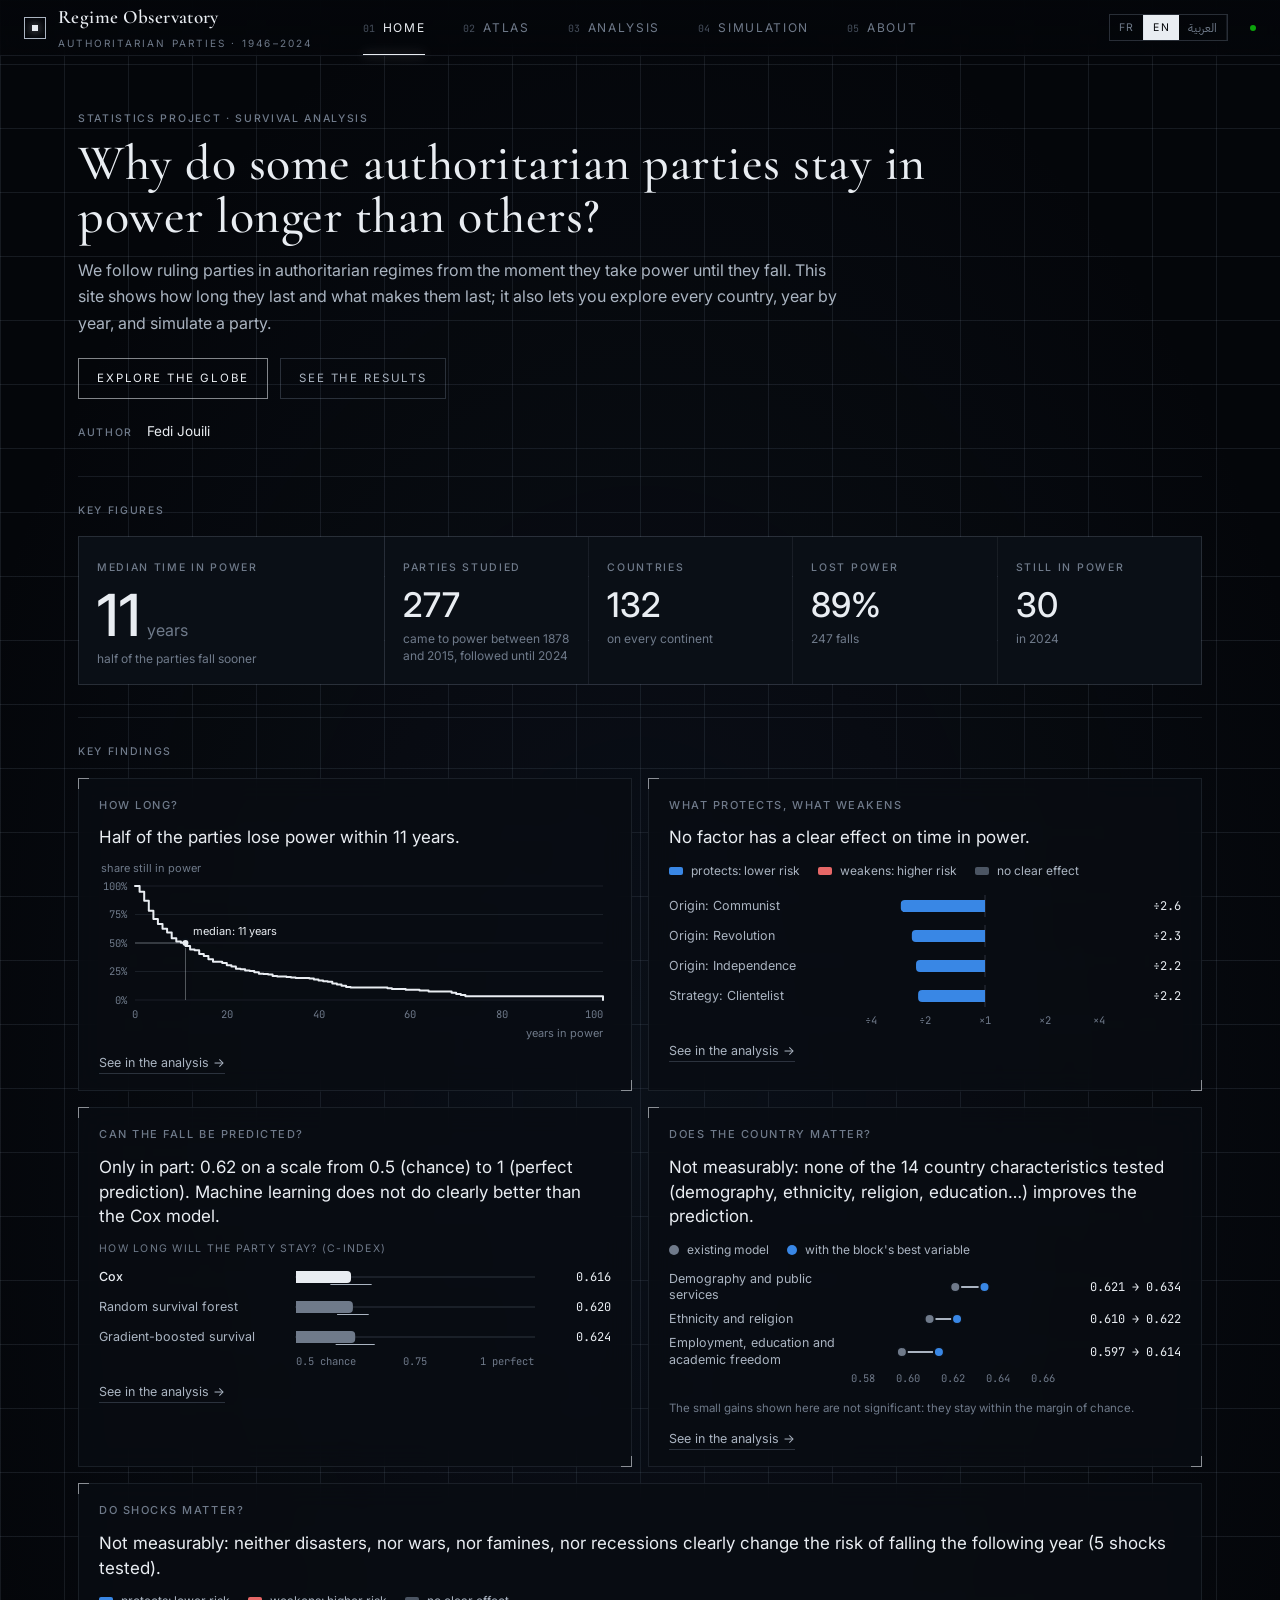
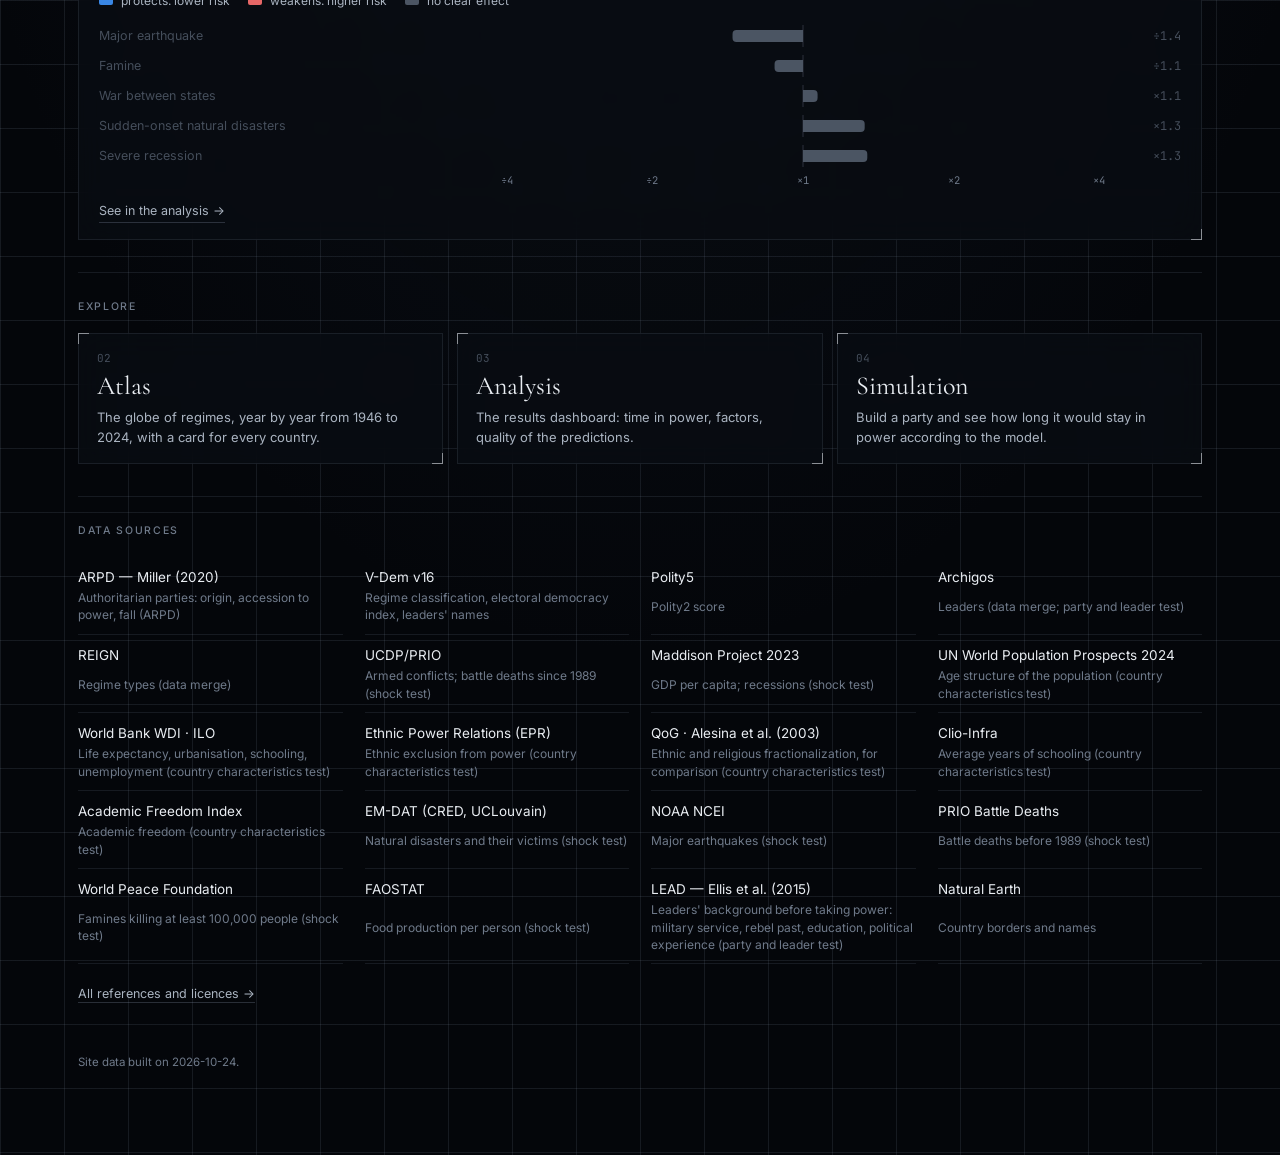
<file: frontend/index.html>
<!doctype html>
<html lang="fr">
<head>
  <meta charset="utf-8">
  <meta name="viewport" content="width=device-width, initial-scale=1">
  <title data-i18n="home.pageTitle"></title>
  <meta name="description" data-i18n-attr="content:home.pageDescription">
  <script>
    // Anciens liens directs vers l'Atlas (index.html#pays=CUB&annee=1975, #vue=liste) : l'Atlas est maintenant atlas.html
    (function () {
      var h = new URLSearchParams(location.hash.slice(1));
      if (h.has("pays") || h.has("annee") || h.has("vue")) location.replace("atlas.html" + location.search + location.hash);
    })();
  </script>
  <link rel="icon" href="data:image/svg+xml,%3Csvg xmlns='http://www.w3.org/2000/svg' viewBox='0 0 32 32'%3E%3Crect x='3' y='3' width='26' height='26' fill='%2304060a' stroke='%23aab4c1'/%3E%3Crect x='12' y='12' width='8' height='8' fill='%23e9edf2'/%3E%3C/svg%3E">
  <link rel="preconnect" href="https://fonts.googleapis.com">
  <link rel="preconnect" href="https://fonts.gstatic.com" crossorigin>
  <link href="https://fonts.googleapis.com/css2?family=Amiri:wght@400;700&family=Cormorant+Garamond:ital,wght@0,500;0,600;1,500&family=IBM+Plex+Sans+Arabic:wght@300;400;500;600&family=Inter:wght@300;400;500;600&family=JetBrains+Mono:wght@400;500&display=swap" rel="stylesheet">
  <script src="assets/i18n/fr.js"></script>
  <script src="assets/i18n/en.js"></script>
  <script src="assets/i18n/ar.js"></script>
  <script src="assets/js/i18n.js"></script>
  <link rel="stylesheet" href="assets/css/theme.css">
  <link rel="stylesheet" href="assets/css/charts.css">
  <link rel="stylesheet" href="assets/css/home.css">
</head>
<body>
  <a class="skip-link" href="#home-main" data-i18n="common.skipToContent"></a>
  <header class="command-bar">
    <a class="brand" href="index.html" data-nav="index.html" data-i18n-attr="aria-label:nav.home">
      <span class="brand-mark" aria-hidden="true"></span>
      <span>
        <span class="brand-title" data-i18n="brand.title"></span><br>
        <span class="brand-sub" data-i18n="brand.sub"></span>
      </span>
    </a>
    <nav class="nav" data-i18n-attr="aria-label:nav.label">
      <a href="index.html" data-nav="index.html" aria-current="page"><span class="num">01</span><span class="txt" data-i18n="nav.home"></span></a>
      <a href="atlas.html" data-nav="atlas.html"><span class="num">02</span><span class="txt" data-i18n="nav.atlas"></span></a>
      <a href="analyse.html" data-nav="analyse.html"><span class="num">03</span><span class="txt" data-i18n="nav.analyse"></span></a>
      <a href="simulation.html" data-nav="simulation.html"><span class="num">04</span><span class="txt" data-i18n="nav.simulation"></span></a>
      <a href="about.html" data-nav="about.html"><span class="num">05</span><span class="txt" data-i18n="nav.about"></span></a>
    </nav>
    <div class="status">
      <div class="lang-switch" id="lang-switch" role="group"></div>
      <div class="status-item"><span class="label" data-i18n="status.data"></span><span class="v" id="data-built">—</span></div>
      <div class="status-item"><span class="label" data-i18n="status.clock"></span><span class="v" id="utc-clock">—</span></div>
      <span class="pulse" data-i18n-attr="title:status.ok"></span>
    </div>
  </header>

  <main class="home" id="home-main" tabindex="-1">
    <!-- Introduction -->
    <section class="home-hero" aria-labelledby="home-title">
      <span class="label" data-i18n="home.kicker"></span>
      <h1 class="display" id="home-title" data-i18n="home.title"></h1>
      <p class="lead" data-i18n="home.lead"></p>
      <div class="hero-cta">
        <a class="btn" href="atlas.html" data-nav="atlas.html" data-i18n="home.ctaAtlas"></a>
        <a class="btn ghost" href="analyse.html" data-nav="analyse.html" data-i18n="home.ctaAnalyse"></a>
      </div>
      <p class="authors"><span class="label" data-i18n="about.authors"></span> <span>Fedi Jouili</span></p>
    </section>

    <!-- Chiffres clés -->
    <section class="home-sec" aria-labelledby="kpi-title">
      <h2 class="label" id="kpi-title" data-i18n="home.kpiTitle"></h2>
      <div class="home-kpis" id="kpis"></div>
    </section>

    <!-- Résumé des résultats, en graphiques -->
    <section class="home-sec" aria-labelledby="summary-title">
      <h2 class="label" id="summary-title" data-i18n="home.summaryTitle"></h2>
      <div class="findings" id="findings"></div>
    </section>

    <!-- Les trois outils du site -->
    <section class="home-sec" aria-labelledby="explore-title">
      <h2 class="label" id="explore-title" data-i18n="home.exploreTitle"></h2>
      <div class="explore">
        <a class="tool panel bracket" href="atlas.html" data-nav="atlas.html">
          <span class="num mono">02</span><span class="tool-title" data-i18n="nav.atlas"></span>
          <span class="tool-text" data-i18n="home.tools.atlas"></span>
        </a>
        <a class="tool panel bracket" href="analyse.html" data-nav="analyse.html">
          <span class="num mono">03</span><span class="tool-title" data-i18n="nav.analyse"></span>
          <span class="tool-text" data-i18n="home.tools.analyse"></span>
        </a>
        <a class="tool panel bracket" href="simulation.html" data-nav="simulation.html">
          <span class="num mono">04</span><span class="tool-title" data-i18n="nav.simulation"></span>
          <span class="tool-text" data-i18n="home.tools.simulation"></span>
        </a>
      </div>
    </section>

    <!-- Sources -->
    <section class="home-sec" aria-labelledby="sources-title">
      <h2 class="label" id="sources-title" data-i18n="home.sourcesTitle"></h2>
      <ul class="source-grid" id="source-grid"></ul>
      <a class="more-link" href="about.html#sources" data-nav="about.html#sources" data-i18n="home.sourcesMore"></a>
    </section>

    <p class="note built" id="built"></p>
  </main>

  <script src="data/stats.js"></script>
  <script src="assets/js/core.js"></script>
  <script src="assets/js/labels.js"></script>
  <script src="assets/js/findings.js"></script>
  <script src="assets/js/charts.js"></script>
  <script src="assets/js/home.js"></script>
</body>
</html>
</file>
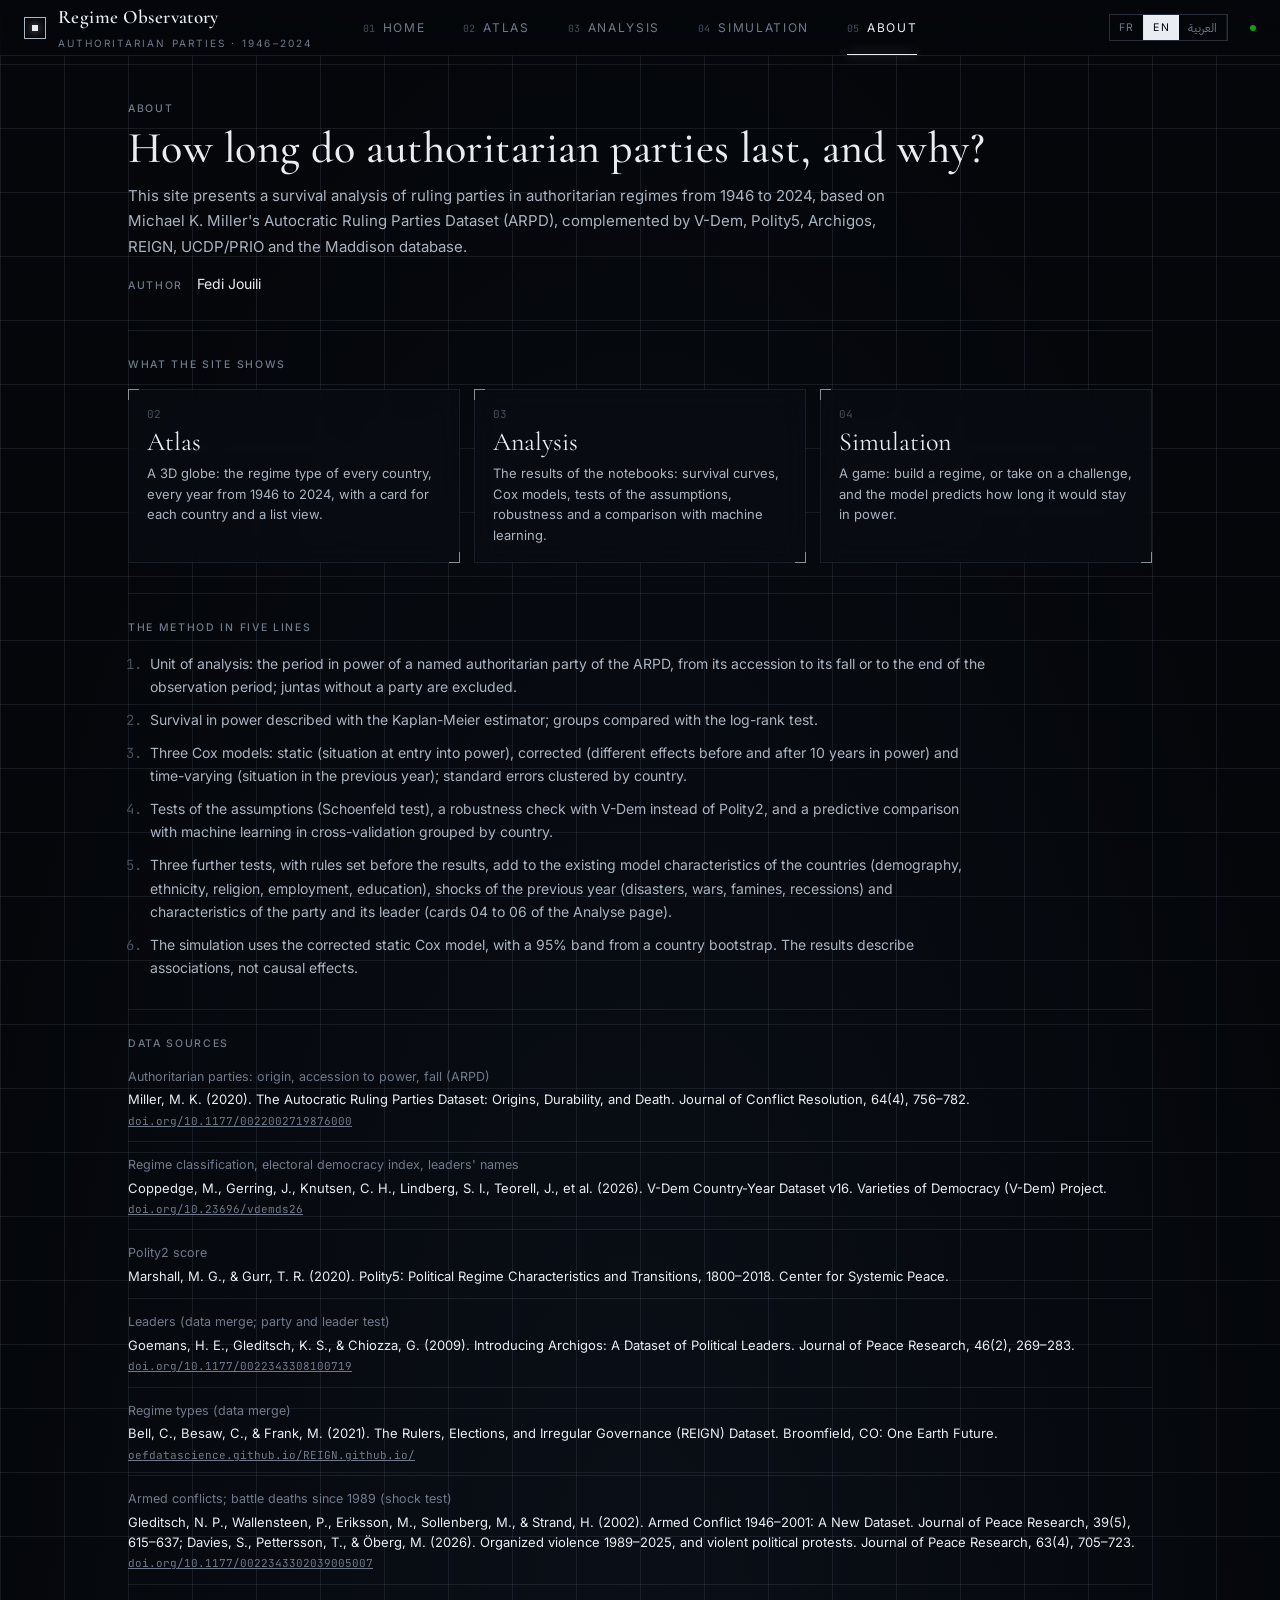
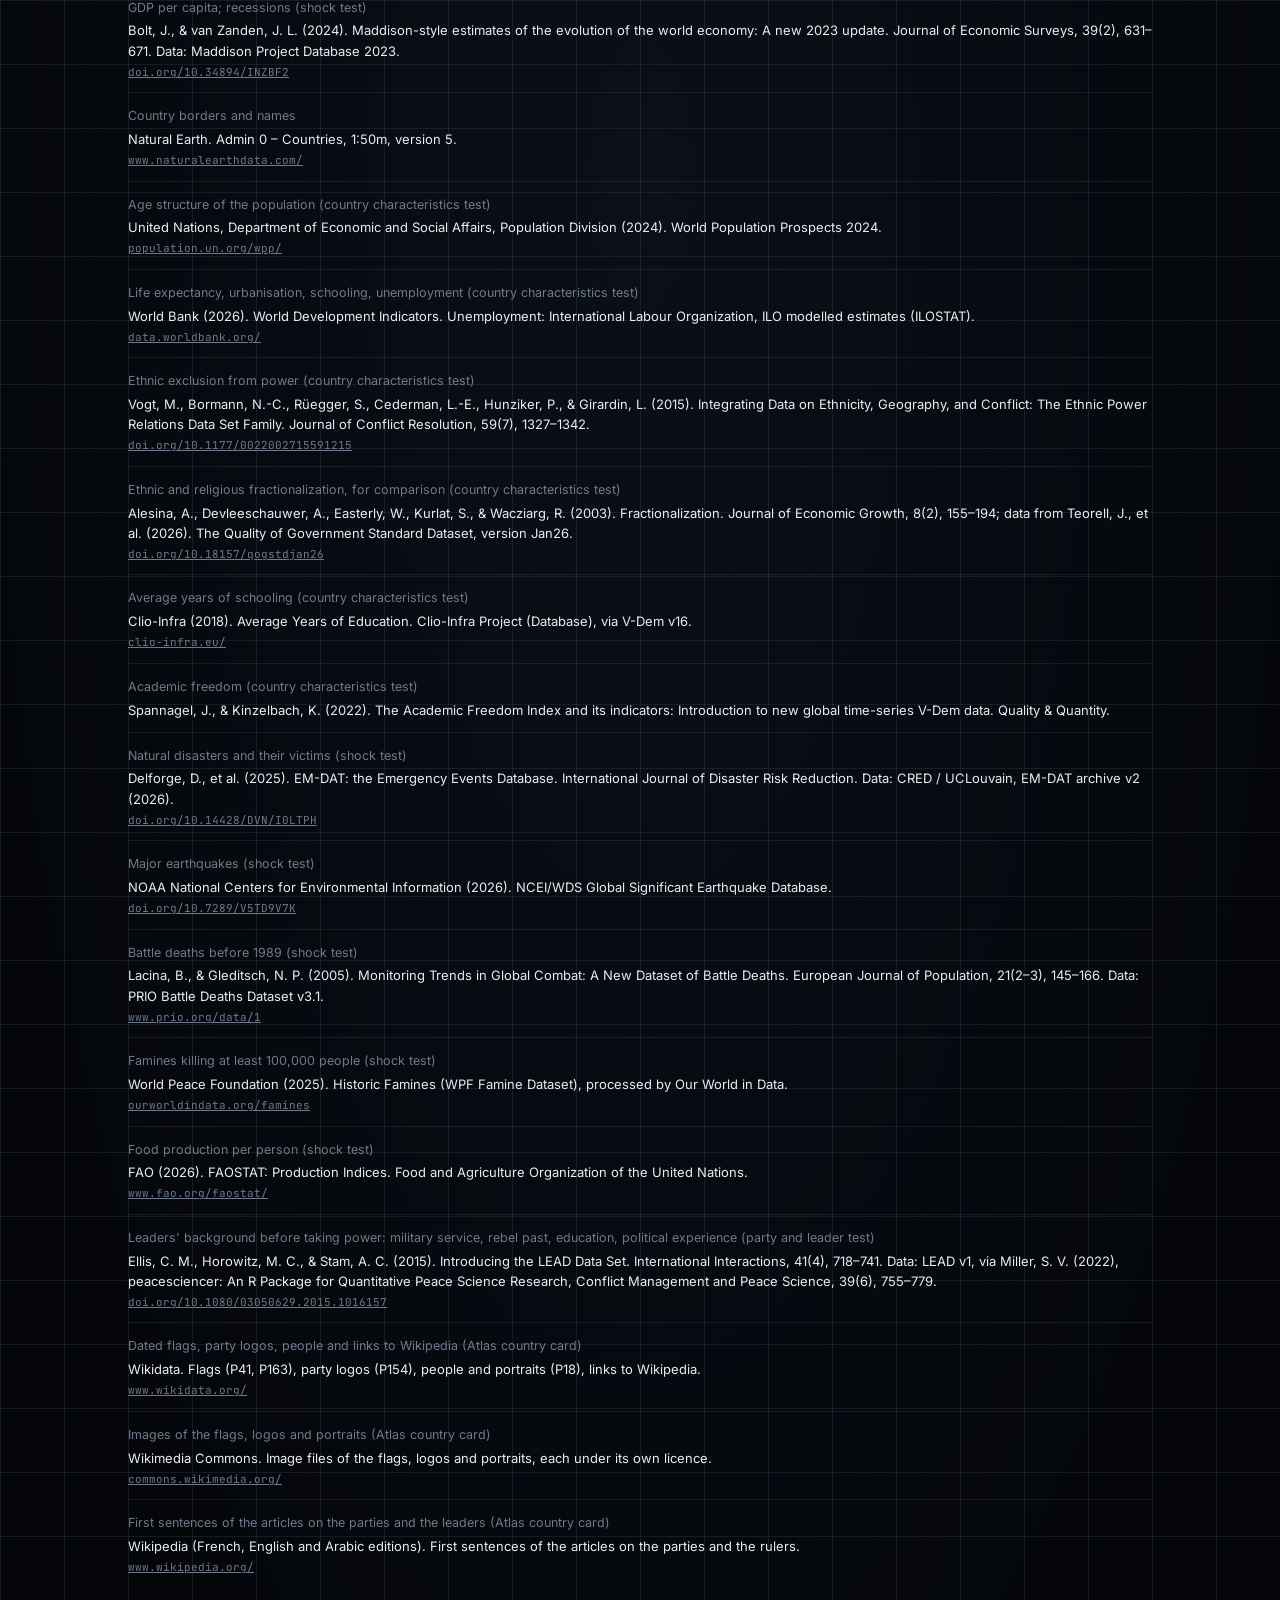
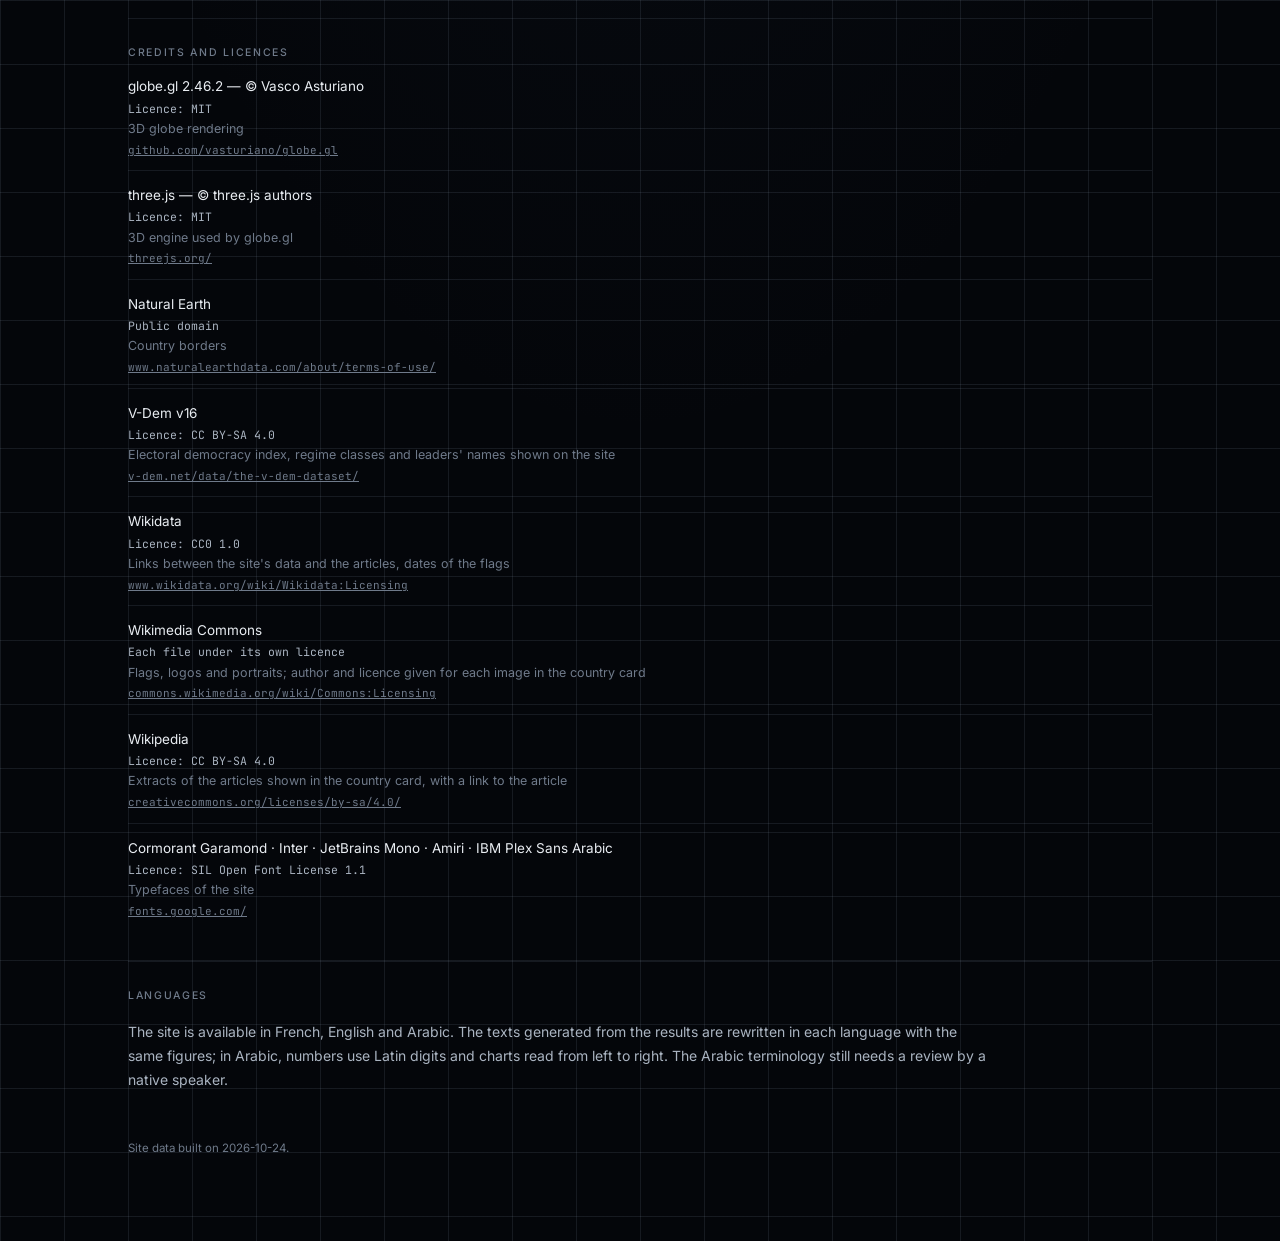
<file: frontend/about.html>
<!doctype html>
<html lang="fr">
<head>
  <meta charset="utf-8">
  <meta name="viewport" content="width=device-width, initial-scale=1">
  <title data-i18n="about.pageTitle"></title>
  <meta name="description" data-i18n-attr="content:about.pageDescription">
  <link rel="icon" href="data:image/svg+xml,%3Csvg xmlns='http://www.w3.org/2000/svg' viewBox='0 0 32 32'%3E%3Crect x='3' y='3' width='26' height='26' fill='%2304060a' stroke='%23aab4c1'/%3E%3Crect x='12' y='12' width='8' height='8' fill='%23e9edf2'/%3E%3C/svg%3E">
  <link rel="preconnect" href="https://fonts.googleapis.com">
  <link rel="preconnect" href="https://fonts.gstatic.com" crossorigin>
  <link href="https://fonts.googleapis.com/css2?family=Amiri:wght@400;700&family=Cormorant+Garamond:ital,wght@0,500;0,600;1,500&family=IBM+Plex+Sans+Arabic:wght@300;400;500;600&family=Inter:wght@300;400;500;600&family=JetBrains+Mono:wght@400;500&display=swap" rel="stylesheet">
  <script src="assets/i18n/fr.js"></script>
  <script src="assets/i18n/en.js"></script>
  <script src="assets/i18n/ar.js"></script>
  <script src="assets/js/i18n.js"></script>
  <link rel="stylesheet" href="assets/css/theme.css">
  <link rel="stylesheet" href="assets/css/about.css">
</head>
<body>
  <a class="skip-link" href="#about-main" data-i18n="common.skipToContent"></a>
  <header class="command-bar">
    <a class="brand" href="index.html" data-nav="index.html" data-i18n-attr="aria-label:nav.home">
      <span class="brand-mark" aria-hidden="true"></span>
      <span>
        <span class="brand-title" data-i18n="brand.title"></span><br>
        <span class="brand-sub" data-i18n="brand.sub"></span>
      </span>
    </a>
    <nav class="nav" data-i18n-attr="aria-label:nav.label">
      <a href="index.html" data-nav="index.html"><span class="num">01</span><span class="txt" data-i18n="nav.home"></span></a>
      <a href="atlas.html" data-nav="atlas.html"><span class="num">02</span><span class="txt" data-i18n="nav.atlas"></span></a>
      <a href="analyse.html" data-nav="analyse.html"><span class="num">03</span><span class="txt" data-i18n="nav.analyse"></span></a>
      <a href="simulation.html" data-nav="simulation.html"><span class="num">04</span><span class="txt" data-i18n="nav.simulation"></span></a>
      <a href="about.html" data-nav="about.html" aria-current="page"><span class="num">05</span><span class="txt" data-i18n="nav.about"></span></a>
    </nav>
    <div class="status">
      <div class="lang-switch" id="lang-switch" role="group"></div>
      <div class="status-item"><span class="label" data-i18n="status.data"></span><span class="v" id="data-built">—</span></div>
      <div class="status-item"><span class="label" data-i18n="status.clock"></span><span class="v" id="utc-clock">—</span></div>
      <span class="pulse" data-i18n-attr="title:status.ok"></span>
    </div>
  </header>

  <main class="about" id="about-main" tabindex="-1">
    <header class="about-head">
      <span class="label" data-i18n="about.kicker"></span>
      <h1 class="display" data-i18n="about.title"></h1>
      <p class="lead" data-i18n="about.lead"></p>
      <p class="authors"><span class="label" data-i18n="about.authors"></span> <span>Fedi Jouili</span></p>
    </header>

    <section class="about-sec" aria-labelledby="pages-title">
      <h2 class="label" id="pages-title" data-i18n="about.pagesTitle"></h2>
      <div class="cards">
        <a class="card panel bracket" href="atlas.html" data-nav="atlas.html">
          <span class="num mono">02</span><span class="card-title" data-i18n="nav.atlas"></span>
          <span class="card-text" data-i18n="about.pages.atlas"></span>
        </a>
        <a class="card panel bracket" href="analyse.html" data-nav="analyse.html">
          <span class="num mono">03</span><span class="card-title" data-i18n="nav.analyse"></span>
          <span class="card-text" data-i18n="about.pages.analyse"></span>
        </a>
        <a class="card panel bracket" href="simulation.html" data-nav="simulation.html">
          <span class="num mono">04</span><span class="card-title" data-i18n="nav.simulation"></span>
          <span class="card-text" data-i18n="about.pages.simulation"></span>
        </a>
      </div>
    </section>

    <section class="about-sec" aria-labelledby="method-title">
      <h2 class="label" id="method-title" data-i18n="about.methodTitle"></h2>
      <ol class="method" id="method"></ol>
    </section>

    <section class="about-sec" aria-labelledby="sources-title">
      <h2 class="label" id="sources-title" data-i18n="about.sourcesTitle"></h2>
      <ul class="sources" id="sources"></ul>
    </section>

    <section class="about-sec" aria-labelledby="credits-title">
      <h2 class="label" id="credits-title" data-i18n="about.creditsTitle"></h2>
      <ul class="credits-list" id="credits"></ul>
    </section>

    <section class="about-sec" aria-labelledby="lang-title">
      <h2 class="label" id="lang-title" data-i18n="about.languagesTitle"></h2>
      <p class="note-text" data-i18n="about.languages"></p>
    </section>

    <p class="note built" id="built"></p>
  </main>

  <script src="data/stats.js"></script>
  <script src="assets/js/core.js"></script>
  <script src="assets/js/about.js"></script>
</body>
</html>
</file>
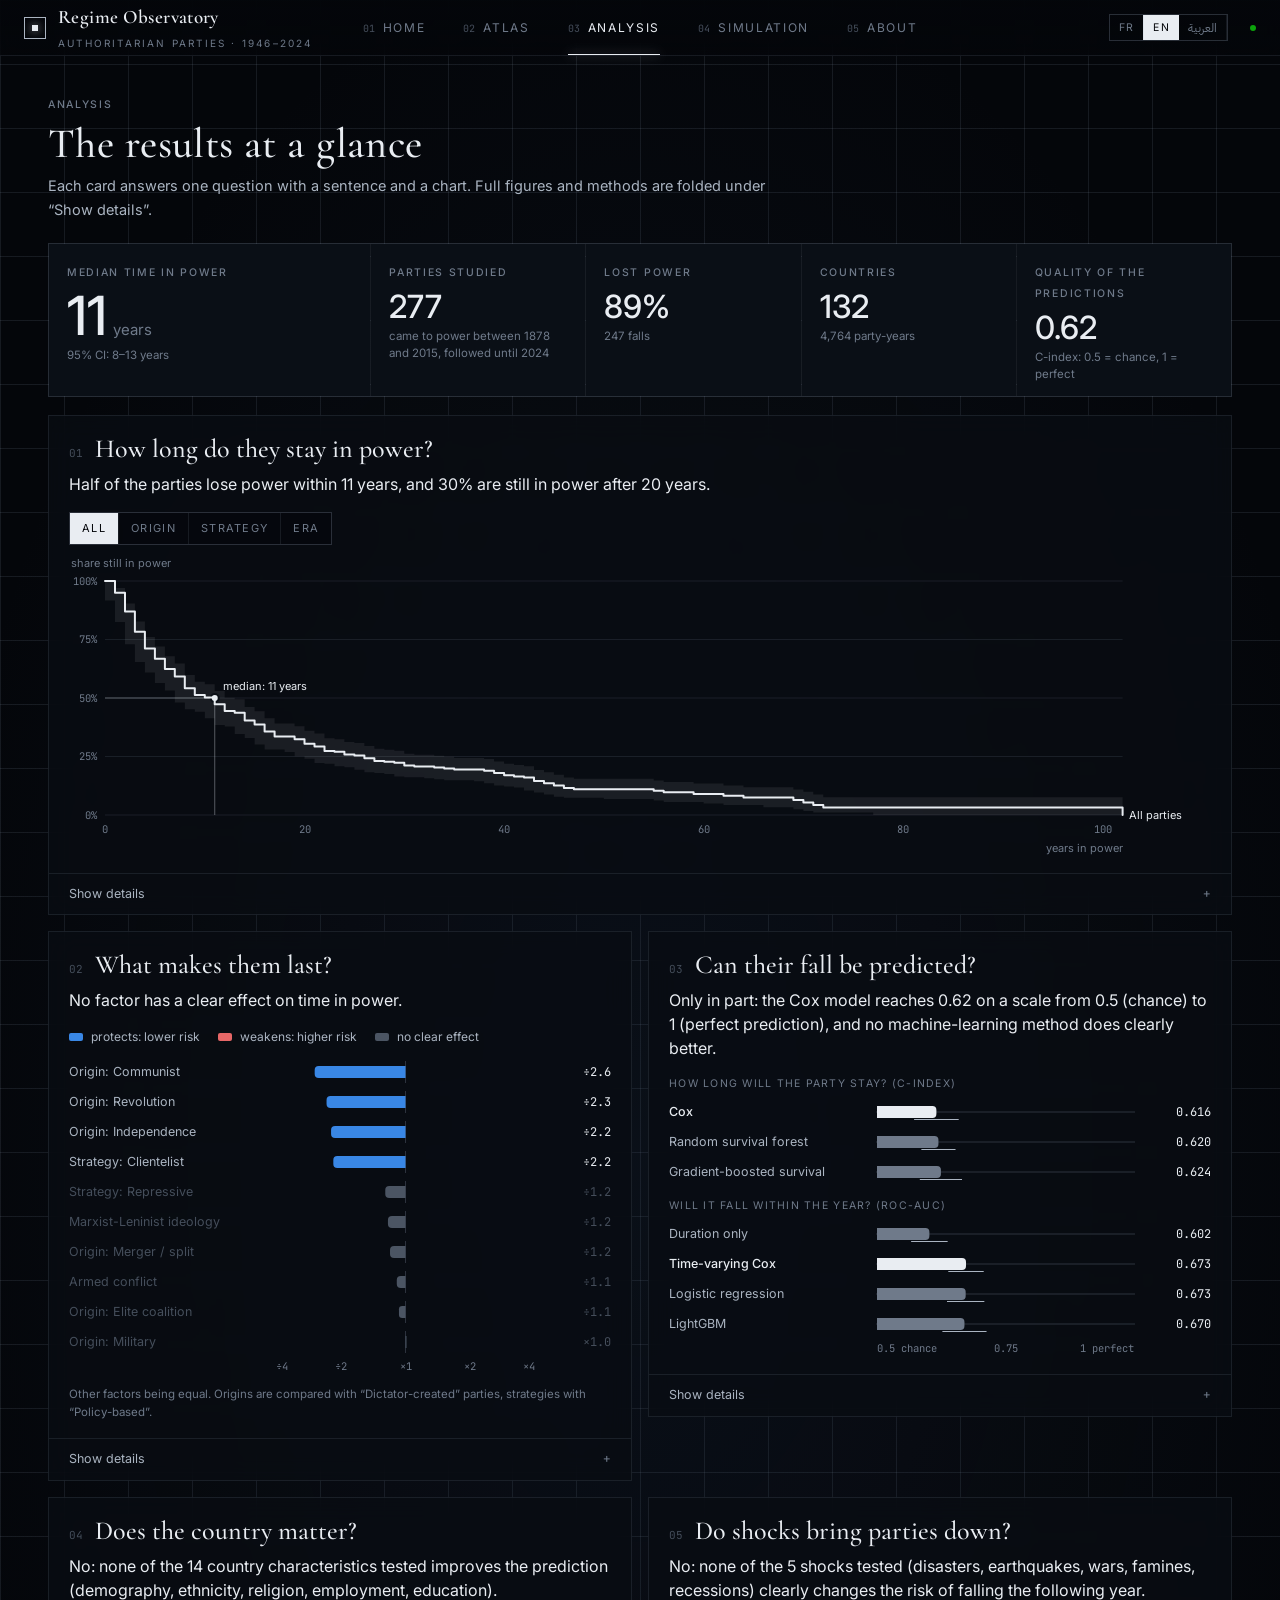
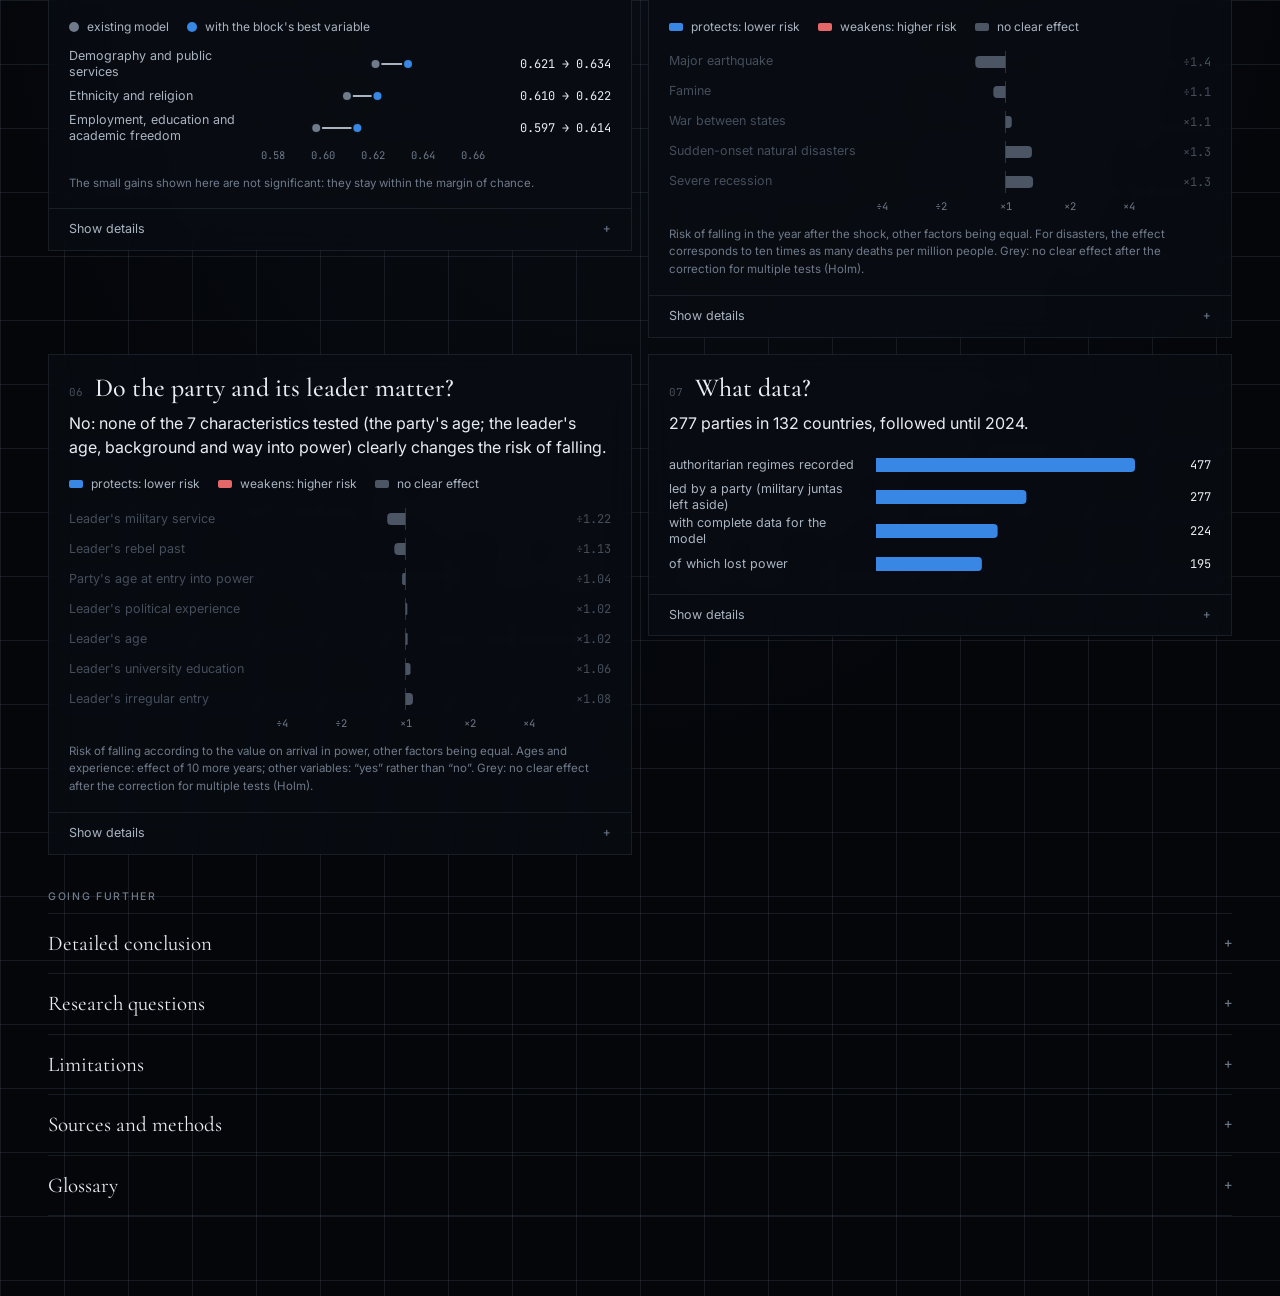
<file: frontend/analyse.html>
<!doctype html>
<html lang="fr">
<head>
  <meta charset="utf-8">
  <meta name="viewport" content="width=device-width, initial-scale=1">
  <title data-i18n="analyse.pageTitle"></title>
  <meta name="description" data-i18n-attr="content:analyse.pageDescription">
  <link rel="icon" href="data:image/svg+xml,%3Csvg xmlns='http://www.w3.org/2000/svg' viewBox='0 0 32 32'%3E%3Crect x='3' y='3' width='26' height='26' fill='%2304060a' stroke='%23aab4c1'/%3E%3Crect x='12' y='12' width='8' height='8' fill='%23e9edf2'/%3E%3C/svg%3E">
  <link rel="preconnect" href="https://fonts.googleapis.com">
  <link rel="preconnect" href="https://fonts.gstatic.com" crossorigin>
  <link href="https://fonts.googleapis.com/css2?family=Amiri:wght@400;700&family=Cormorant+Garamond:ital,wght@0,500;0,600;1,500&family=IBM+Plex+Sans+Arabic:wght@300;400;500;600&family=Inter:wght@300;400;500;600&family=JetBrains+Mono:wght@400;500&display=swap" rel="stylesheet">
  <script src="assets/i18n/fr.js"></script>
  <script src="assets/i18n/en.js"></script>
  <script src="assets/i18n/ar.js"></script>
  <script src="assets/js/i18n.js"></script>
  <link rel="stylesheet" href="assets/css/theme.css">
  <link rel="stylesheet" href="assets/css/charts.css">
  <link rel="stylesheet" href="assets/css/analyse.css">
</head>
<body>
  <a class="skip-link" href="#report" data-i18n="common.skipToContent"></a>
  <header class="command-bar">
    <a class="brand" href="index.html" data-nav="index.html" data-i18n-attr="aria-label:nav.home">
      <span class="brand-mark" aria-hidden="true"></span>
      <span>
        <span class="brand-title" data-i18n="brand.title"></span><br>
        <span class="brand-sub" data-i18n="brand.sub"></span>
      </span>
    </a>
    <nav class="nav" data-i18n-attr="aria-label:nav.label">
      <a href="index.html" data-nav="index.html"><span class="num">01</span><span class="txt" data-i18n="nav.home"></span></a>
      <a href="atlas.html" data-nav="atlas.html"><span class="num">02</span><span class="txt" data-i18n="nav.atlas"></span></a>
      <a href="analyse.html" data-nav="analyse.html" aria-current="page"><span class="num">03</span><span class="txt" data-i18n="nav.analyse"></span></a>
      <a href="simulation.html" data-nav="simulation.html"><span class="num">04</span><span class="txt" data-i18n="nav.simulation"></span></a>
      <a href="about.html" data-nav="about.html"><span class="num">05</span><span class="txt" data-i18n="nav.about"></span></a>
    </nav>
    <div class="status">
      <div class="lang-switch" id="lang-switch" role="group"></div>
      <div class="status-item"><span class="label" data-i18n="status.data"></span><span class="v" id="data-built">—</span></div>
      <div class="status-item"><span class="label" data-i18n="status.clock"></span><span class="v" id="utc-clock">—</span></div>
      <span class="pulse" data-i18n-attr="title:status.ok"></span>
    </div>
  </header>

  <main id="report" class="dash" tabindex="-1">
    <header class="dash-head">
      <span class="label" data-i18n="dash.kicker"></span>
      <h1 class="display" data-i18n="dash.title"></h1>
      <p class="dash-sub" data-i18n="dash.sub"></p>
    </header>
    <div id="report-body"></div>
  </main>

  <script src="data/stats.js"></script>
  <script src="assets/js/core.js"></script>
  <script src="assets/js/labels.js"></script>
  <script src="assets/js/findings.js"></script>
  <script src="assets/js/charts.js"></script>
  <script src="assets/js/analyse.js"></script>
</body>
</html>
</file>
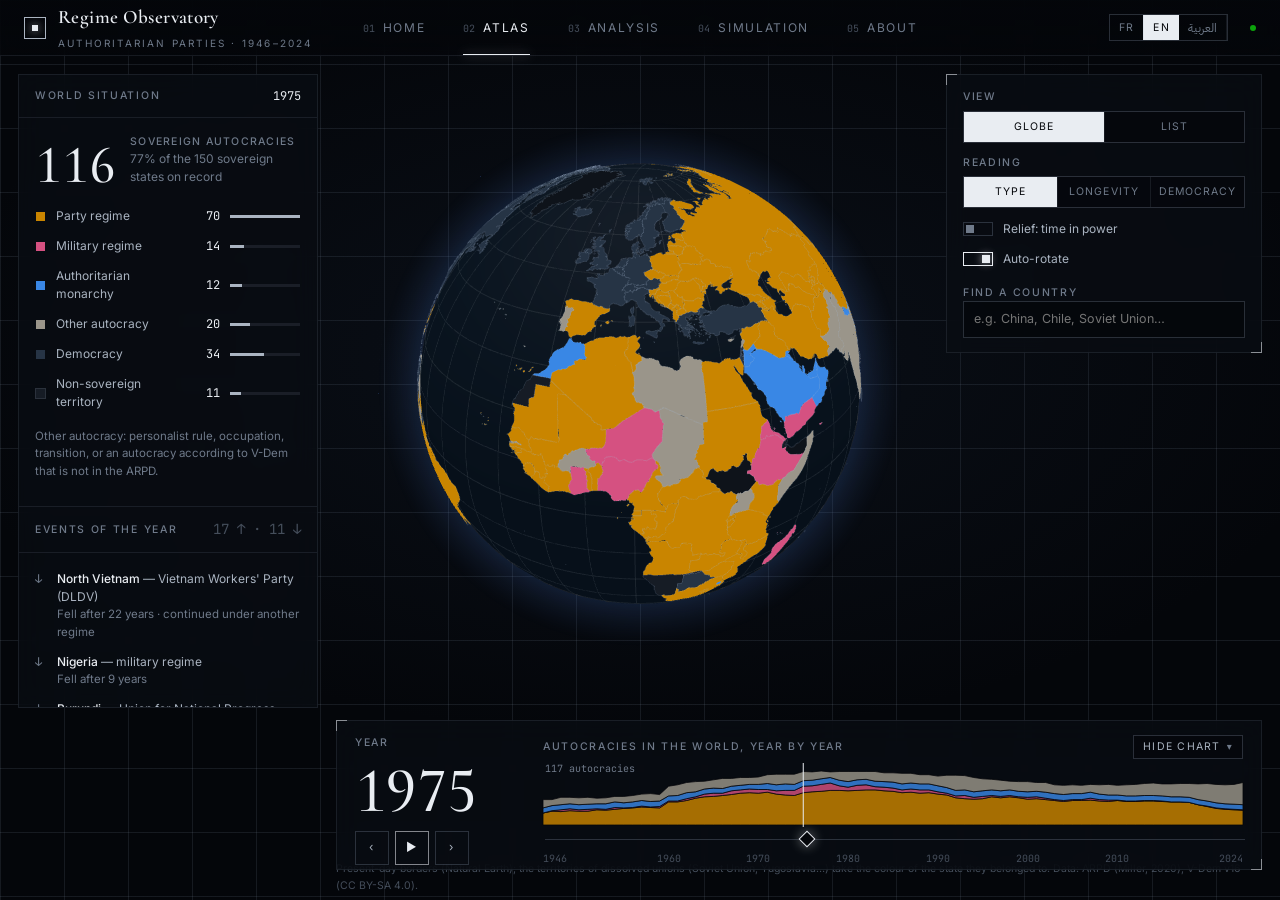
<file: frontend/atlas.html>
<!doctype html>
<html lang="fr">
<head>
  <meta charset="utf-8">
  <meta name="viewport" content="width=device-width, initial-scale=1">
  <title data-i18n="atlas.pageTitle"></title>
  <meta name="description" data-i18n-attr="content:atlas.pageDescription">
  <link rel="preconnect" href="https://fonts.googleapis.com">
  <link rel="preconnect" href="https://fonts.gstatic.com" crossorigin>
  <link href="https://fonts.googleapis.com/css2?family=Amiri:wght@400;700&family=Cormorant+Garamond:ital,wght@0,500;0,600;1,500&family=IBM+Plex+Sans+Arabic:wght@300;400;500;600&family=Inter:wght@300;400;500;600&family=JetBrains+Mono:wght@400;500&display=swap" rel="stylesheet">
  <link rel="icon" href="data:image/svg+xml,%3Csvg xmlns='http://www.w3.org/2000/svg' viewBox='0 0 32 32'%3E%3Crect x='3' y='3' width='26' height='26' fill='%2304060a' stroke='%23aab4c1'/%3E%3Crect x='12' y='12' width='8' height='8' fill='%23e9edf2'/%3E%3C/svg%3E">
  <script src="assets/i18n/fr.js"></script>
  <script src="assets/i18n/en.js"></script>
  <script src="assets/i18n/ar.js"></script>
  <script src="assets/js/i18n.js"></script>
  <link rel="stylesheet" href="assets/css/theme.css">
  <link rel="stylesheet" href="assets/css/atlas.css">
</head>
<body class="page-fixed">
  <a class="skip-link" href="#year-slider" data-i18n="common.skipToTimeline"></a>
  <header class="command-bar">
    <a class="brand" href="index.html" data-nav="index.html" data-i18n-attr="aria-label:nav.home">
      <span class="brand-mark" aria-hidden="true"></span>
      <span>
        <span class="brand-title" data-i18n="brand.title"></span><br>
        <span class="brand-sub" data-i18n="brand.sub"></span>
      </span>
    </a>
    <nav class="nav" data-i18n-attr="aria-label:nav.label">
      <a href="index.html" data-nav="index.html"><span class="num">01</span><span class="txt" data-i18n="nav.home"></span></a>
      <a href="atlas.html" data-nav="atlas.html" aria-current="page"><span class="num">02</span><span class="txt" data-i18n="nav.atlas"></span></a>
      <a href="analyse.html" data-nav="analyse.html"><span class="num">03</span><span class="txt" data-i18n="nav.analyse"></span></a>
      <a href="simulation.html" data-nav="simulation.html"><span class="num">04</span><span class="txt" data-i18n="nav.simulation"></span></a>
      <a href="about.html" data-nav="about.html"><span class="num">05</span><span class="txt" data-i18n="nav.about"></span></a>
    </nav>
    <div class="status">
      <div class="lang-switch" id="lang-switch" role="group"></div>
      <div class="status-item"><span class="label" data-i18n="status.data"></span><span class="v" id="data-built">—</span></div>
      <div class="status-item"><span class="label" data-i18n="status.clock"></span><span class="v" id="utc-clock">—</span></div>
      <span class="pulse" data-i18n-attr="title:status.ok"></span>
    </div>
  </header>

  <main class="atlas">
    <h1 class="sr-only" data-i18n="atlas.pageTitle"></h1>
    <div id="globe" class="globe" role="img" data-i18n-attr="aria-label:atlas.globeAria"></div>
    <div class="globe-loading" id="globe-loading" role="status">
      <div class="loading-box">
        <span class="loading-ring" aria-hidden="true"></span>
        <span class="label" data-i18n="atlas.loading"></span>
        <span class="note" data-i18n="atlas.loadingNote"></span>
      </div>
    </div>
    <div class="sr-only" id="year-live" aria-live="polite" aria-atomic="true"></div>

    <!-- Situation mondiale (sur téléphone : carte repliable au-dessus de la ligne du temps) -->
    <section class="panel bracket hud hud-left" id="world" aria-labelledby="world-title">
      <div class="panel-head world-head">
        <h2 class="label" id="world-title" data-i18n="atlas.world"></h2>
        <span class="mono year-badge" id="world-year">—</span>
        <button class="world-toggle" id="world-toggle" type="button" aria-expanded="true" aria-controls="world-body"
                aria-labelledby="world-title world-summary"><span class="world-summary" id="world-summary"></span></button>
      </div>
      <div class="world-body" id="world-body">
        <div class="panel-body">
          <div class="headline">
            <span class="big ticker" id="kpi-autocracies">0</span>
            <span class="headline-txt"><span class="label" data-i18n="atlas.kpiLabel"></span><br>
              <span class="muted" id="kpi-share">—</span></span>
          </div>
          <ul class="legend" id="legend" data-i18n-attr="aria-label:atlas.legendAria"></ul>
          <p class="note" id="legend-note"></p>
        </div>
        <div class="panel-head sub"><h2 class="label" data-i18n="atlas.events"></h2><span class="mono dim" id="events-count"></span></div>
        <div class="panel-body events" id="events"></div>
        <div class="panel-head sub"><h2 class="label" data-i18n="atlas.oldest"></h2></div>
        <div class="panel-body"><ol class="oldest" id="oldest"></ol></div>
      </div>
    </section>

    <!-- Commandes d'affichage -->
    <section class="panel bracket hud hud-controls" data-i18n-attr="aria-label:atlas.controlsAria">
      <div class="panel-body controls-grid">
        <div class="ctl-view">
          <div class="label" data-i18n="atlas.viewLabel"></div>
          <div class="seg" role="group" id="view-seg" data-i18n-attr="aria-label:atlas.viewLabel">
            <button type="button" data-view="globe" aria-pressed="true" data-i18n="atlas.viewGlobe"></button>
            <button type="button" data-view="list" aria-pressed="false" data-i18n="atlas.viewList"></button>
          </div>
        </div>
        <div class="ctl-mode">
          <div class="label" data-i18n="atlas.modeLabel"></div>
          <div class="seg" role="group" id="mode-seg" data-i18n-attr="aria-label:atlas.modeAria">
            <button type="button" data-mode="type" aria-pressed="true" data-i18n="atlas.modeType"></button>
            <button type="button" data-mode="age" aria-pressed="false" data-i18n="atlas.modeAge"></button>
            <button type="button" data-mode="vdem" aria-pressed="false" data-i18n="atlas.modeVdem"></button>
          </div>
        </div>
        <label class="toggle ctl-relief" data-i18n-attr="title:atlas.reliefTitle">
          <input type="checkbox" id="relief-toggle">
          <span class="track" aria-hidden="true"></span>
          <span data-i18n="atlas.relief"></span>
        </label>
        <label class="toggle ctl-rotate">
          <input type="checkbox" id="rotate-toggle" checked>
          <span class="track" aria-hidden="true"></span>
          <span data-i18n="atlas.rotate"></span>
        </label>
        <div class="search">
          <label class="label" for="search-input" data-i18n="atlas.searchLabel"></label>
          <input id="search-input" list="country-list" autocomplete="off" data-i18n-attr="placeholder:atlas.searchPlaceholder">
          <datalist id="country-list"></datalist>
        </div>
      </div>
    </section>

    <!-- Vue en liste -->
    <section class="panel bracket hud list-panel" id="list-panel" aria-labelledby="list-title" hidden>
      <div class="panel-head">
        <h2 class="label" id="list-title"></h2>
        <span class="mono dim" id="list-count"></span>
        <button class="btn icon ghost" id="list-close" type="button" data-i18n-attr="aria-label:atlas.list.close">✕</button>
      </div>
      <p class="note list-note" id="list-note" data-i18n="atlas.noWebgl" role="status" hidden></p>
      <div class="list-scroll" id="list-body"></div>
    </section>

    <!-- Dossier pays -->
    <aside class="panel bracket hud dossier" id="dossier" aria-labelledby="dossier-label" aria-live="polite" hidden>
      <div class="panel-head">
        <span class="label" id="dossier-label" data-i18n="atlas.dossier"></span>
        <button class="btn icon ghost" id="dossier-close" type="button" data-i18n-attr="aria-label:atlas.dossierClose">✕</button>
      </div>
      <div class="dossier-scroll" id="dossier-body"></div>
    </aside>

    <!-- Ligne du temps : de gauche à droite dans les trois langues -->
    <section class="panel bracket timeline" data-i18n-attr="aria-label:atlas.timelineAria">
      <div class="year-block">
        <span class="label" data-i18n="atlas.year"></span>
        <span class="year-display mono" id="year-display">1975</span>
        <div class="year-buttons" dir="ltr">
          <button class="btn icon ghost" type="button" id="year-prev" data-i18n-attr="aria-label:atlas.prevYear">‹</button>
          <button class="btn icon" type="button" id="play">▶</button>
          <button class="btn icon ghost" type="button" id="year-next" data-i18n-attr="aria-label:atlas.nextYear">›</button>
        </div>
      </div>
      <div class="track-block" dir="ltr">
        <!-- Titre du graphique et bouton pour l'afficher / le masquer : le globe prend la place libérée -->
        <div class="track-head">
          <span class="label" data-i18n="atlas.historyTitle"></span>
          <button class="graph-toggle" type="button" id="graph-toggle" aria-controls="history" aria-expanded="true"></button>
        </div>
        <svg id="history" class="history" role="img"></svg>
        <input type="range" id="year-slider" min="1946" max="2024" step="1" value="1975" data-i18n-attr="aria-label:atlas.year">
        <div class="ticks mono" id="ticks" aria-hidden="true"></div>
      </div>
    </section>

    <p class="credits note" data-i18n="atlas.credits"></p>
  </main>

  <script src="vendor/globe.gl.min.js"></script>
  <script src="data/countries.js"></script>
  <script src="data/atlas.js"></script>
  <script src="assets/js/core.js"></script>
  <script src="assets/js/labels.js"></script>
  <script src="assets/js/atlas.js"></script>
</body>
</html>
</file>
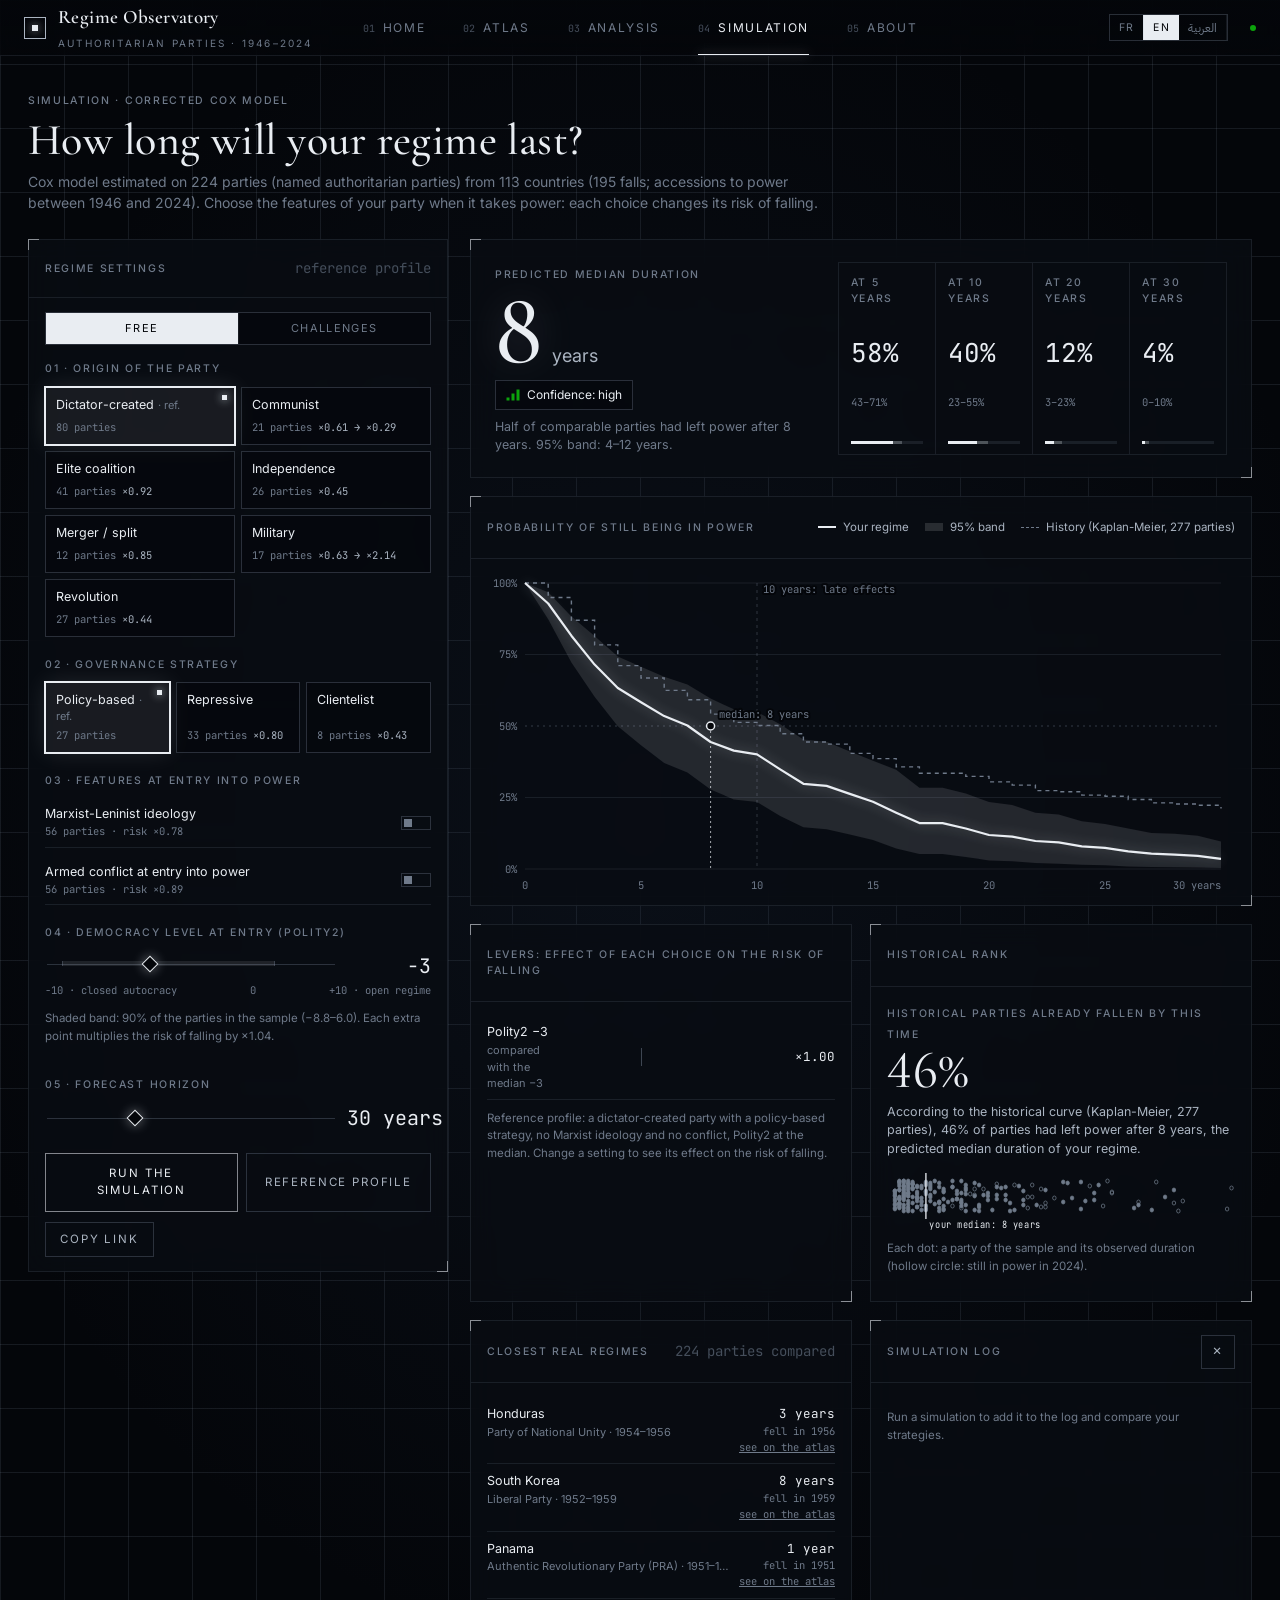
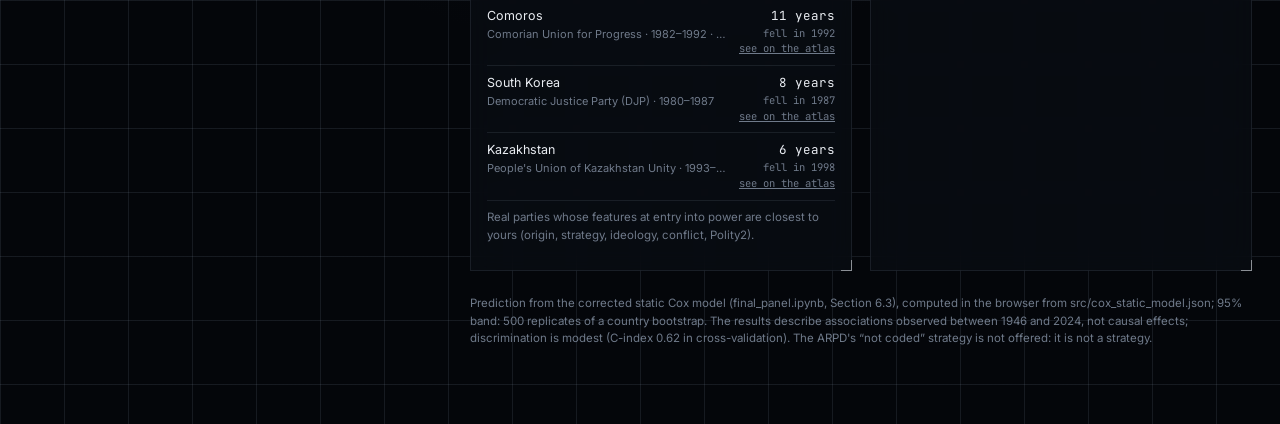
<file: frontend/simulation.html>
<!doctype html>
<html lang="fr">
<head>
  <meta charset="utf-8">
  <meta name="viewport" content="width=device-width, initial-scale=1">
  <title data-i18n="sim.pageTitle"></title>
  <meta name="description" data-i18n-attr="content:sim.pageDescription">
  <link rel="icon" href="data:image/svg+xml,%3Csvg xmlns='http://www.w3.org/2000/svg' viewBox='0 0 32 32'%3E%3Crect x='3' y='3' width='26' height='26' fill='%2304060a' stroke='%23aab4c1'/%3E%3Crect x='12' y='12' width='8' height='8' fill='%23e9edf2'/%3E%3C/svg%3E">
  <link rel="preconnect" href="https://fonts.googleapis.com">
  <link rel="preconnect" href="https://fonts.gstatic.com" crossorigin>
  <link href="https://fonts.googleapis.com/css2?family=Amiri:wght@400;700&family=Cormorant+Garamond:ital,wght@0,500;0,600;1,500&family=IBM+Plex+Sans+Arabic:wght@300;400;500;600&family=Inter:wght@300;400;500;600&family=JetBrains+Mono:wght@400;500&display=swap" rel="stylesheet">
  <script src="assets/i18n/fr.js"></script>
  <script src="assets/i18n/en.js"></script>
  <script src="assets/i18n/ar.js"></script>
  <script src="assets/js/i18n.js"></script>
  <link rel="stylesheet" href="assets/css/theme.css">
  <link rel="stylesheet" href="assets/css/simulation.css">
</head>
<body>
  <a class="skip-link" href="#params-title" data-i18n="common.skipToContent"></a>
  <header class="command-bar">
    <a class="brand" href="index.html" data-nav="index.html" data-i18n-attr="aria-label:nav.home">
      <span class="brand-mark" aria-hidden="true"></span>
      <span>
        <span class="brand-title" data-i18n="brand.title"></span><br>
        <span class="brand-sub" data-i18n="brand.sub"></span>
      </span>
    </a>
    <nav class="nav" data-i18n-attr="aria-label:nav.label">
      <a href="index.html" data-nav="index.html"><span class="num">01</span><span class="txt" data-i18n="nav.home"></span></a>
      <a href="atlas.html" data-nav="atlas.html"><span class="num">02</span><span class="txt" data-i18n="nav.atlas"></span></a>
      <a href="analyse.html" data-nav="analyse.html"><span class="num">03</span><span class="txt" data-i18n="nav.analyse"></span></a>
      <a href="simulation.html" data-nav="simulation.html" aria-current="page"><span class="num">04</span><span class="txt" data-i18n="nav.simulation"></span></a>
      <a href="about.html" data-nav="about.html"><span class="num">05</span><span class="txt" data-i18n="nav.about"></span></a>
    </nav>
    <div class="status">
      <div class="lang-switch" id="lang-switch" role="group"></div>
      <div class="status-item"><span class="label" data-i18n="status.model"></span><span class="v" id="model-info">—</span></div>
      <div class="status-item"><span class="label" data-i18n="status.clock"></span><span class="v" id="utc-clock">—</span></div>
      <span class="pulse" data-i18n-attr="title:status.ok"></span>
    </div>
  </header>

  <main class="sim">
    <header class="sim-head">
      <span class="label" data-i18n="sim.kicker"></span>
      <h1 class="display" data-i18n="sim.title"></h1>
      <p class="muted" id="sim-lead"></p>
    </header>

    <div class="sim-grid">
      <!-- Paramètres -->
      <section class="panel bracket params" aria-labelledby="params-title">
        <div class="panel-head"><h2 class="label" id="params-title" data-i18n="sim.params"></h2><span class="mono dim" id="param-count"></span></div>
        <div class="panel-body">
          <div class="mode-row">
            <div class="seg" role="group" id="mode-seg" data-i18n-attr="aria-label:sim.modeAria">
              <button type="button" data-mode="free" aria-pressed="true" data-i18n="sim.modeFree"></button>
              <button type="button" data-mode="challenge" aria-pressed="false" data-i18n="sim.modeChallenge"></button>
            </div>
          </div>
          <div class="challenges" id="challenges" hidden></div>
          <fieldset class="field">
            <legend class="label" data-i18n="sim.field.origin"></legend>
            <div class="tiles" id="origin-tiles" role="radiogroup" data-i18n-attr="aria-label:sim.field.origin"></div>
          </fieldset>
          <fieldset class="field">
            <legend class="label" data-i18n="sim.field.governance"></legend>
            <div class="tiles three" id="gov-tiles" role="radiogroup" data-i18n-attr="aria-label:sim.field.governance"></div>
          </fieldset>
          <fieldset class="field">
            <legend class="label" data-i18n="sim.field.entry"></legend>
            <div class="switches" id="switches"></div>
          </fieldset>
          <fieldset class="field" id="polity-field">
            <legend class="label" data-i18n="sim.field.polity"></legend>
            <div class="slider-row" dir="ltr">
              <div class="slider-wrap" id="polity-wrap">
                <span class="range-band" id="polity-band" aria-hidden="true"></span>
                <input type="range" id="polity" min="-10" max="10" step="1" aria-describedby="polity-help" data-i18n-attr="aria-label:sim.field.polity">
              </div>
              <span class="slider-value mono" id="polity-value">—</span>
            </div>
            <div class="scale-labels" dir="ltr"><span data-i18n="sim.polityLow"></span><span>0</span><span data-i18n="sim.polityHigh"></span></div>
            <p class="note" id="polity-help"></p>
          </fieldset>
          <fieldset class="field">
            <legend class="label" data-i18n="sim.field.horizon"></legend>
            <div class="slider-row" dir="ltr">
              <input type="range" id="horizon" min="10" step="1" data-i18n-attr="aria-label:sim.field.horizon">
              <span class="slider-value mono" id="horizon-value">—</span>
            </div>
          </fieldset>
          <div class="actions">
            <button class="btn" type="button" id="run" data-i18n="sim.run"></button>
            <button class="btn ghost" type="button" id="reset" data-i18n="sim.reset"></button>
          </div>
          <div class="share">
            <button class="btn ghost share-btn" type="button" id="share" data-i18n="sim.share"></button>
            <span class="note" id="share-status" role="status" aria-live="polite"></span>
          </div>
        </div>
      </section>

      <!-- Résultats -->
      <section class="results" aria-live="polite" aria-labelledby="results-title">
        <h2 class="sr-only" id="results-title" data-i18n="sim.results"></h2>
        <div class="panel bracket challenge-card" id="challenge-card" hidden></div>
        <div class="panel bracket hero">
          <div class="hero-main">
            <span class="label" data-i18n="sim.medianLabel"></span>
            <div class="hero-value"><span id="median-value" class="hero-num">—</span><span class="hero-unit" id="median-unit"></span></div>
            <div class="conf-row" id="confidence"></div>
            <p class="hero-sub" id="median-sub"></p>
          </div>
          <div class="hero-side">
            <div class="probs" id="probs"></div>
          </div>
        </div>

        <div class="panel bracket chart-panel">
          <div class="panel-head">
            <h3 class="label" data-i18n="sim.chartTitle"></h3>
            <span class="legend-inline" id="chart-legend"></span>
          </div>
          <div class="panel-body"><div id="curve" class="curve" dir="ltr"></div></div>
        </div>

        <div class="two">
          <div class="panel bracket">
            <div class="panel-head"><h3 class="label" data-i18n="sim.leversTitle"></h3></div>
            <div class="panel-body" id="levers"></div>
          </div>
          <div class="panel bracket">
            <div class="panel-head"><h3 class="label" data-i18n="sim.rankTitle"></h3></div>
            <div class="panel-body" id="rank"></div>
          </div>
        </div>

        <div class="panel bracket" id="warnings-panel" hidden>
          <div class="panel-head"><h3 class="label" data-i18n="sim.warningsTitle"></h3></div>
          <div class="panel-body warnings" id="warnings"></div>
        </div>

        <div class="two">
          <div class="panel bracket">
            <div class="panel-head"><h3 class="label" data-i18n="sim.analogsTitle"></h3><span class="mono dim" id="analog-count"></span></div>
            <div class="panel-body" id="analogs"></div>
          </div>
          <div class="panel bracket">
            <div class="panel-head"><h3 class="label" data-i18n="sim.logTitle"></h3><button class="btn icon ghost" id="clear-log" type="button" data-i18n-attr="aria-label:sim.logClear">✕</button></div>
            <div class="panel-body" id="log"></div>
          </div>
        </div>

        <p class="note disclaimer" id="disclaimer"></p>
      </section>
    </div>
  </main>

  <script src="data/model.js"></script>
  <script src="assets/js/core.js"></script>
  <script src="assets/js/labels.js"></script>
  <script src="assets/js/survival.js"></script>
  <script src="assets/js/game.js"></script>
  <script src="assets/js/simulation.js"></script>
</body>
</html>
</file>
<file: frontend/assets/css/theme.css>
/* ==========================================================================
   Observatoire des régimes autoritaires : système de design commun
   Esthétique « salle de contrôle » : fond profond, filets fins, interface
   monochrome ; seule la donnée porte la couleur.
   ========================================================================== */

:root {
  color-scheme: dark;

  /* Surfaces */
  --bg: #04060a;
  --bg-raised: #070b11;
  --panel: rgba(9, 13, 19, 0.82);
  --panel-solid: #0a0f16;
  --panel-hover: rgba(20, 27, 37, 0.9);

  /* Encre */
  --ink-1: #e9edf2;
  --ink-2: #aab4c1;
  --ink-3: #6f7a8a;
  --ink-4: #454e5b;

  /* Filets */
  --hair: rgba(148, 163, 184, 0.13);
  --hair-strong: rgba(148, 163, 184, 0.26);
  --hair-bright: rgba(233, 237, 242, 0.55);

  /* Données : types de régime (validés pour daltonisme, paires toutes combinées, fond sombre) */
  --party: #c98500;
  --military: #d55181;
  --monarchy: #3987e5;
  --other: #9a958a;        /* autres autocraties : neutre, sans teinte */
  --democracy: #263445;
  --dependent: #161c25;
  --nodata: #0e131a;

  /* Statut (réservé) */
  --good: #0ca30c;
  --warning: #fab219;
  --critical: #d03b3b;

  /* Typographie : les glyphes arabes viennent d'Amiri et d'IBM Plex Sans Arabic (repli caractère par caractère) */
  --font-display: "Cormorant Garamond", "Amiri", "Iowan Old Style", Georgia, serif;
  --font-ui: "Inter", "IBM Plex Sans Arabic", system-ui, -apple-system, "Segoe UI", sans-serif;
  --font-mono: "JetBrains Mono", "Cascadia Mono", Consolas, "IBM Plex Sans Arabic", monospace;

  /* Mouvement */
  --ease: cubic-bezier(0.2, 0.7, 0.1, 1);
  --t-fast: 160ms;
  --t-med: 380ms;
  --t-slow: 900ms;

  --radius: 2px;
  --nav-h: 56px;
}

* { box-sizing: border-box; }

html, body {
  margin: 0;
  background: var(--bg);
  color: var(--ink-1);
  font-family: var(--font-ui);
  font-size: 14px;
  line-height: 1.5;
  -webkit-font-smoothing: antialiased;
}

body {
  min-height: 100vh;
  background:
    radial-gradient(ellipse 80% 60% at 50% 40%, rgba(40, 60, 90, 0.18), transparent 70%),
    linear-gradient(var(--hair) 1px, transparent 1px) 0 0 / 64px 64px,
    linear-gradient(90deg, var(--hair) 1px, transparent 1px) 0 0 / 64px 64px,
    var(--bg);
  background-blend-mode: normal;
}

body.page-fixed { height: 100vh; overflow: hidden; }

a { color: inherit; }
button, input, select { font: inherit; color: inherit; }

::selection { background: rgba(233, 237, 242, 0.22); }

:focus-visible {
  outline: 1px solid var(--ink-1);
  outline-offset: 2px;
}

/* accessibilité */
.sr-only { position: absolute; width: 1px; height: 1px; overflow: hidden; clip: rect(0 0 0 0); white-space: nowrap; }
.skip-link {
  position: absolute; inset-inline-start: 12px; top: -60px; z-index: 100;
  padding: 8px 12px; background: var(--ink-1); color: var(--bg); text-decoration: none; font-size: 12px;
}
.skip-link:focus { top: 8px; }

/* ---------------------------------------------------------------- texte */
.label {
  font-family: var(--font-ui);
  font-size: 10.5px;
  font-weight: 500;
  letter-spacing: 0.16em;
  text-transform: uppercase;
  color: var(--ink-3);
}
.mono { font-family: var(--font-mono); font-variant-numeric: tabular-nums; }
.muted { color: var(--ink-3); }
.dim { color: var(--ink-4); }
.display {
  font-feature-settings: "lnum" 1;
  font-family: var(--font-display);
  font-weight: 500;
  letter-spacing: 0.01em;
}

/* ---------------------------------------------------------------- barre de commande */
.command-bar {
  position: fixed;
  inset: 0 0 auto 0;
  height: var(--nav-h);
  z-index: 50;
  display: grid;
  grid-template-columns: 1fr auto 1fr;
  align-items: center;
  padding: 0 24px;
  background: linear-gradient(to bottom, rgba(4, 6, 10, 0.94), rgba(4, 6, 10, 0.72));
  border-bottom: 1px solid var(--hair);
  backdrop-filter: blur(10px);
}
.brand { display: flex; align-items: center; gap: 12px; text-decoration: none; }
.brand-mark {
  width: 22px; height: 22px;
  border: 1px solid var(--ink-2);
  display: grid; place-items: center;
  position: relative;
}
.brand-mark::after {
  content: ""; width: 6px; height: 6px; background: var(--ink-1);
  box-shadow: 0 0 10px rgba(233, 237, 242, 0.7);
}
.brand-title { font-family: var(--font-display); font-size: 19px; font-weight: 600; letter-spacing: 0.02em; }
.brand-sub { font-size: 10px; letter-spacing: 0.22em; text-transform: uppercase; color: var(--ink-3); }

.nav { display: flex; gap: 2px; }
.nav a {
  position: relative;
  display: flex; align-items: baseline; gap: 8px;
  padding: 18px 18px 17px;
  text-decoration: none;
  color: var(--ink-3);
  font-size: 12px; letter-spacing: 0.14em; text-transform: uppercase;
  transition: color var(--t-fast) var(--ease);
}
.nav a .num { font-family: var(--font-mono); font-size: 10px; color: var(--ink-4); letter-spacing: 0; }
.nav a:hover { color: var(--ink-1); }
.nav a[aria-current="page"] { color: var(--ink-1); }
.nav a::after {
  content: ""; position: absolute; inset-inline: 18px; bottom: -1px; height: 1px;
  background: var(--ink-1); transform: scaleX(0); transform-origin: left;
  transition: transform var(--t-med) var(--ease);
}
[dir="rtl"] .nav a::after { transform-origin: right; }
.nav a[aria-current="page"]::after, .nav a:hover::after { transform: scaleX(1); }
.nav a[aria-current="page"]::after { box-shadow: 0 0 12px rgba(233, 237, 242, 0.6); }

.status { justify-self: end; display: flex; gap: 22px; align-items: center; }
.status-item { display: flex; flex-direction: column; align-items: flex-end; line-height: 1.2; }
.status-item .v { font-family: var(--font-mono); font-size: 12px; color: var(--ink-2); }
#utc-clock, #data-built { direction: ltr; unicode-bidi: isolate; }

/* sélecteur de langue */
.lang-switch { display: inline-flex; border: 1px solid var(--hair-strong); }
.lang-switch button {
  border: 0; background: transparent; cursor: pointer; padding: 5px 9px;
  font-size: 10.5px; letter-spacing: 0.12em; color: var(--ink-3);
  transition: color var(--t-fast) var(--ease), background var(--t-fast) var(--ease);
}
.lang-switch button + button { border-inline-start: 1px solid var(--hair); }
.lang-switch button[lang="ar"] { font-family: "IBM Plex Sans Arabic", var(--font-ui); letter-spacing: 0; font-size: 12px; padding: 3px 9px; }
.lang-switch button:hover { color: var(--ink-1); }
.lang-switch button[aria-pressed="true"] { color: var(--bg); background: var(--ink-1); }
.pulse {
  width: 6px; height: 6px; border-radius: 50%; background: var(--good);
  box-shadow: 0 0 0 0 rgba(12, 163, 12, 0.6);
  animation: pulse 2.4s infinite;
}
@keyframes pulse {
  0% { box-shadow: 0 0 0 0 rgba(12, 163, 12, 0.55); }
  70% { box-shadow: 0 0 0 8px rgba(12, 163, 12, 0); }
  100% { box-shadow: 0 0 0 0 rgba(12, 163, 12, 0); }
}

/* ---------------------------------------------------------------- panneaux */
.panel {
  position: relative;
  background: var(--panel);
  border: 1px solid var(--hair);
  backdrop-filter: blur(14px);
  -webkit-backdrop-filter: blur(14px);
}
/* coins en équerre */
.panel.bracket::before, .panel.bracket::after {
  content: ""; position: absolute; width: 10px; height: 10px; pointer-events: none;
  border-color: var(--hair-bright); border-style: solid;
}
.panel.bracket::before { top: -1px; inset-inline-start: -1px; border-width: 0; border-block-start-width: 1px; border-inline-start-width: 1px; }
.panel.bracket::after { bottom: -1px; inset-inline-end: -1px; border-width: 0; border-block-end-width: 1px; border-inline-end-width: 1px; }

.panel-head {
  display: flex; align-items: center; justify-content: space-between; gap: 12px;
  padding: 12px 16px;
  border-bottom: 1px solid var(--hair);
}
.panel-body { padding: 14px 16px; }

/* ---------------------------------------------------------------- contrôles */
.seg {
  display: inline-flex;
  border: 1px solid var(--hair-strong);
  background: rgba(4, 6, 10, 0.6);
}
.seg button {
  border: 0; background: transparent; cursor: pointer;
  padding: 7px 12px;
  font-size: 11px; letter-spacing: 0.12em; text-transform: uppercase;
  color: var(--ink-3);
  transition: color var(--t-fast) var(--ease), background var(--t-fast) var(--ease);
}
.seg button + button { border-inline-start: 1px solid var(--hair); }
.seg button:hover { color: var(--ink-1); background: rgba(233, 237, 242, 0.04); }
.seg button[aria-pressed="true"] { color: var(--bg); background: var(--ink-1); }

.btn {
  display: inline-flex; align-items: center; justify-content: center; gap: 10px;
  border: 1px solid var(--hair-bright);
  background: transparent; cursor: pointer;
  padding: 11px 18px;
  font-size: 11.5px; letter-spacing: 0.16em; text-transform: uppercase;
  color: var(--ink-1);
  transition: background var(--t-fast) var(--ease), color var(--t-fast) var(--ease), box-shadow var(--t-med) var(--ease);
}
.btn:hover { background: var(--ink-1); color: var(--bg); box-shadow: 0 0 28px rgba(233, 237, 242, 0.25); }
.btn.ghost { border-color: var(--hair-strong); color: var(--ink-2); }
.btn.icon { padding: 8px; width: 34px; height: 34px; }

.toggle {
  display: inline-flex; align-items: center; gap: 10px; cursor: pointer; user-select: none;
  font-size: 12px; color: var(--ink-2);
}
.toggle input { position: absolute; opacity: 0; pointer-events: none; }
.toggle .track {
  width: 30px; height: 14px; border: 1px solid var(--hair-strong); position: relative;
  transition: border-color var(--t-fast) var(--ease);
}
.toggle .track::after {
  content: ""; position: absolute; top: 2px; inset-inline-start: 2px; width: 8px; height: 8px;
  background: var(--ink-3); transition: transform var(--t-med) var(--ease), background var(--t-fast);
}
.toggle input:checked + .track { border-color: var(--ink-1); }
.toggle input:checked + .track::after { transform: translateX(16px); background: var(--ink-1); box-shadow: 0 0 8px rgba(233,237,242,.7); }
[dir="rtl"] .toggle input:checked + .track::after { transform: translateX(-16px); }
.toggle input:focus-visible + .track { outline: 1px solid var(--ink-1); outline-offset: 2px; }

/* curseur */
input[type="range"] {
  -webkit-appearance: none; appearance: none;
  width: 100%; height: 22px; background: transparent; cursor: pointer;
}
input[type="range"]::-webkit-slider-runnable-track { height: 1px; background: var(--hair-strong); }
input[type="range"]::-moz-range-track { height: 1px; background: var(--hair-strong); }
input[type="range"]::-webkit-slider-thumb {
  -webkit-appearance: none; width: 12px; height: 12px; margin-top: -6px;
  background: var(--bg); border: 1px solid var(--ink-1); transform: rotate(45deg);
  box-shadow: 0 0 12px rgba(233, 237, 242, 0.45);
}
input[type="range"]::-moz-range-thumb {
  width: 10px; height: 10px; background: var(--bg); border: 1px solid var(--ink-1);
  transform: rotate(45deg); border-radius: 0;
}

/* ---------------------------------------------------------------- éléments de donnée */
.swatch { display: inline-block; width: 9px; height: 9px; flex: none; }
.chip {
  display: inline-flex; align-items: center; gap: 8px;
  padding: 3px 9px 3px 7px;
  border: 1px solid var(--hair-strong);
  font-size: 10.5px; letter-spacing: 0.12em; text-transform: uppercase; color: var(--ink-1);
}
.kv { display: grid; grid-template-columns: 132px 1fr; gap: 7px 14px; font-size: 12.5px; }
.kv dt { color: var(--ink-3); }
.kv dd { margin: 0; color: var(--ink-1); }

.tooltip {
  position: fixed; z-index: 80; pointer-events: none;
  padding: 8px 11px;
  background: rgba(6, 9, 14, 0.94);
  border: 1px solid var(--hair-strong);
  font-size: 12px; color: var(--ink-1);
  transform: translate(14px, 14px);
  opacity: 0; transition: opacity var(--t-fast) var(--ease);
  max-width: 320px;
}
.tooltip.on { opacity: 1; }
.tooltip .t-head { font-size: 10px; letter-spacing: 0.14em; text-transform: uppercase; color: var(--ink-3); margin-bottom: 3px; }

.ticker { font-family: var(--font-mono); font-variant-numeric: tabular-nums; }

.note { font-size: 11.5px; color: var(--ink-3); line-height: 1.55; }
.note strong { color: var(--ink-2); font-weight: 500; }

.warning-box {
  border: 1px solid rgba(250, 178, 25, 0.35);
  border-inline-start-width: 2px;
  padding: 9px 12px;
  font-size: 12px; color: var(--ink-2);
  display: flex; gap: 10px;
}
.warning-box::before { content: "!"; font-family: var(--font-mono); color: var(--warning); }

/* apparition */
.reveal { opacity: 0; transform: translateY(6px); animation: reveal var(--t-slow) var(--ease) forwards; }
@keyframes reveal { to { opacity: 1; transform: none; } }

@media (prefers-reduced-motion: reduce) {
  *, *::before, *::after {
    animation-duration: 1ms !important; animation-iteration-count: 1 !important;
    transition-duration: 1ms !important;
  }
}

/* ---------------------------------------------------------------- arabe
   Pas d'espacement des lettres (il casse la liaison des lettres arabes), pas de capitales forcées,
   interlignage plus grand, petits textes légèrement agrandis. */
html[lang="ar"] * { letter-spacing: 0 !important; }
html[lang="ar"] body { line-height: 1.75; }
html[lang="ar"] .label, html[lang="ar"] .brand-sub, html[lang="ar"] .nav a, html[lang="ar"] .seg button,
html[lang="ar"] .btn, html[lang="ar"] .chip, html[lang="ar"] .tooltip .t-head { text-transform: none; }
html[lang="ar"] .label { font-size: 12px; font-weight: 500; }
html[lang="ar"] .brand-sub { font-size: 11px; }
html[lang="ar"] .nav a { font-size: 13.5px; }
html[lang="ar"] .seg button { font-size: 12.5px; }
html[lang="ar"] .btn { font-size: 13px; }
html[lang="ar"] .chip { font-size: 12px; }
html[lang="ar"] .note { font-size: 12.5px; line-height: 1.8; }
html[lang="ar"] .tooltip { font-size: 13px; }
html[lang="ar"] .tooltip .t-head { font-size: 11.5px; }
html[lang="ar"] .display, html[lang="ar"] .brand-title { line-height: 1.5; }

@media (max-width: 1320px) {
  .status-item { display: none; }
}
@media (max-width: 860px) {
  .command-bar { grid-template-columns: 1fr auto auto; gap: 8px; padding: 0 12px; }
  .status { gap: 8px; }
  .status .pulse { display: none; }
  .brand-sub { display: none; }
  .brand-title { font-size: 16px; }
  .nav a { padding: 18px 8px 17px; }
  .nav a .txt { display: none; }
  .lang-switch button { padding: 4px 6px; }
}
@media (max-width: 520px) {
  .brand > span:not(.brand-mark) { display: none; }
}
</file>
<file: frontend/assets/css/charts.css>
/* Graphiques partagés par l'accueil et le tableau de bord (assets/js/charts.js).
   Marques fines, grille et axes discrets ; le texte reste à l'encre, jamais à la couleur des données. */

/* Courbes (SVG) */
.chart { width: 100%; display: block; overflow: visible; }
.chart text { font-family: var(--font-mono); font-size: 10.5px; fill: var(--ink-3); }
.chart .axis line, .chart .axis path { stroke: var(--hair-strong); }
.chart .grid line { stroke: var(--hair); }
.chart .lbl { font-family: var(--font-ui); font-size: 11px; fill: var(--ink-2); }
.chart .lbl.hl { fill: var(--ink-1); }
.chart .axis-title { font-family: var(--font-ui); font-size: 11px; fill: var(--ink-3); }
html[lang="ar"] .chart .axis-title { font-size: 12px; }

/* Lignes « étiquette | tracé | valeur » */
.cchart { display: grid; gap: 4px; min-width: 0; }
.crows { display: grid; gap: 2px; }
.crow {
  display: grid; grid-template-columns: minmax(96px, 36%) minmax(0, 1fr) 64px; gap: 12px; align-items: center;
  min-height: 28px; padding: 0 6px; margin: 0 -6px; border-radius: 2px;
  transition: background var(--t-fast) var(--ease);
}
.crow[tabindex]:hover, .crow[tabindex]:focus { background: rgba(233, 237, 242, 0.05); outline: none; }
.crow[tabindex]:focus-visible { outline: 1px solid var(--ink-1); outline-offset: 0; }
.crow-label { font-size: 12.5px; color: var(--ink-2); line-height: 1.3; min-width: 0; }
.crow-value { font-family: var(--font-mono); font-variant-numeric: tabular-nums; font-size: 12px; color: var(--ink-1); text-align: end; white-space: nowrap; }
.crow.muted .crow-label, .crow.muted .crow-value { color: var(--ink-4); }
.crow.ref .crow-label { color: var(--ink-1); font-weight: 500; }
.crow-track { min-width: 0; }
.crow-track svg { display: block; overflow: visible; }
.crow-axis { min-height: 18px; }
.crows.db .crow { grid-template-columns: minmax(96px, 34%) minmax(0, 1fr) 118px; }
.cgroup { font-size: 10.5px; letter-spacing: 0.12em; text-transform: uppercase; color: var(--ink-3); margin: 8px 0 2px; }
.cgroup:first-child { margin-top: 0; }
html[lang="ar"] .crow-label { font-size: 13.5px; }
html[lang="ar"] .cgroup { font-size: 12px; text-transform: none; }

/* Légende : une clé de la forme de la marque à côté d'un texte à l'encre */
.clegend { list-style: none; margin: 0 0 8px; padding: 0; display: flex; flex-wrap: wrap; gap: 6px 18px; font-size: 12px; color: var(--ink-2); }
.clegend li { display: inline-flex; align-items: center; gap: 8px; }
.clegend .key { width: 14px; height: 8px; border-radius: 2px; flex: none; }
.clegend .key.dot { width: 10px; height: 10px; border-radius: 50%; }
html[lang="ar"] .clegend { font-size: 13px; }

@media (max-width: 640px) {
  .crow { grid-template-columns: minmax(84px, 40%) minmax(0, 1fr) 52px; gap: 8px; }
  .crows.db .crow { grid-template-columns: minmax(84px, 34%) minmax(0, 1fr) 104px; }
  .crow-label { font-size: 12px; }
}
</file>
<file: frontend/assets/css/home.css>
/* Page 01 : Accueil. Une introduction courte, puis des chiffres et des graphiques. */

.home { max-width: 1180px; margin: 0 auto; padding: calc(var(--nav-h) + 44px) 28px 72px; }
.home:focus { outline: none; }

/* ---------------------------------------------------------------- introduction */
.home-hero { padding: 6px 0 34px; max-width: 920px; }
.home-hero h1 { font-size: 50px; line-height: 1.06; margin: 10px 0 14px; font-weight: 500; }
html[lang="ar"] .home-hero h1 { font-size: 42px; line-height: 1.5; }
.home-hero .lead { margin: 0 0 22px; max-width: 760px; color: var(--ink-2); font-size: 16px; line-height: 1.65; }
html[lang="ar"] .home-hero .lead { font-size: 17px; line-height: 1.9; }
.hero-cta { display: flex; flex-wrap: wrap; gap: 12px; margin-bottom: 22px; }
.hero-cta .btn { text-decoration: none; }
.authors { margin: 0; font-size: 13.5px; color: var(--ink-1); }
.authors .label { margin-inline-end: 10px; }

.home-sec { border-top: 1px solid var(--hair); padding: 26px 0 32px; }
.home-sec > h2 { margin: 0 0 18px; }

/* ---------------------------------------------------------------- chiffres clés : un chiffre principal, quatre tuiles */
.home-kpis {
  display: grid; grid-template-columns: minmax(0, 1.5fr) repeat(4, minmax(0, 1fr));
  gap: 1px; background: var(--hair); border: 1px solid var(--hair);
}
.home-kpis .kpi { padding: 18px 18px 16px; min-width: 0; background: var(--panel-solid); }
.home-kpis .v { font-family: var(--font-ui); font-weight: 500; font-size: 34px; line-height: 1.1; margin: 10px 0 6px; color: var(--ink-1); white-space: nowrap; }
.home-kpis .hero .v { font-size: 58px; line-height: 1; }
.home-kpis .v small { font-size: 16px; font-weight: 400; color: var(--ink-3); margin-inline-start: 6px; }
.home-kpis .s { font-size: 12px; color: var(--ink-3); line-height: 1.45; }
html[lang="ar"] .home-kpis .s { font-size: 13px; }

/* ---------------------------------------------------------------- résumé en graphiques */
.findings { display: grid; grid-template-columns: repeat(2, minmax(0, 1fr)); gap: 16px; }
.finding { padding: 18px 20px 16px; display: grid; gap: 12px; align-content: start; min-width: 0; }
/* Un nombre impair d'encadrés : le dernier occupe toute la largeur */
.findings > .finding:last-child:nth-child(odd) { grid-column: 1 / -1; }
.finding h3 { margin: 0; font-size: 11px; font-weight: 500; letter-spacing: 0.14em; text-transform: uppercase; color: var(--ink-3); }
html[lang="ar"] .finding h3 { font-size: 13px; text-transform: none; }
.finding-text { margin: 0; font-size: 17px; line-height: 1.45; color: var(--ink-1); }
html[lang="ar"] .finding-text { font-size: 17.5px; line-height: 1.8; }
.finding-chart { min-width: 0; min-height: 110px; }
.finding-note { margin: 0; }
.more-link {
  width: fit-content; font-size: 12.5px; color: var(--ink-2); text-decoration: none;
  border-bottom: 1px solid var(--hair-strong); padding-bottom: 1px;
  transition: color var(--t-fast) var(--ease), border-color var(--t-fast) var(--ease);
}
.more-link::after { content: " →"; }
[dir="rtl"] .more-link::after { content: " ←"; }
.more-link:hover { color: var(--ink-1); border-color: var(--ink-1); }

/* ---------------------------------------------------------------- les trois outils */
.explore { display: grid; grid-template-columns: repeat(3, minmax(0, 1fr)); gap: 14px; }
.tool {
  display: grid; gap: 6px; align-content: start; padding: 16px 18px; text-decoration: none; color: var(--ink-2);
  transition: border-color var(--t-fast) var(--ease), background var(--t-fast);
}
.tool:hover { border-color: var(--ink-2); background: var(--panel-hover); }
.tool .num { font-size: 11px; color: var(--ink-4); }
.tool-title { font-family: var(--font-display); font-size: 26px; color: var(--ink-1); line-height: 1.1; }
html[lang="ar"] .tool-title { line-height: 1.5; }
.tool-text { font-size: 13px; line-height: 1.55; }
html[lang="ar"] .tool-text { font-size: 14px; line-height: 1.85; }

/* ---------------------------------------------------------------- sources */
.source-grid {
  list-style: none; margin: 0 0 18px; padding: 0;
  display: grid; grid-template-columns: repeat(auto-fill, minmax(240px, 1fr)); gap: 0 22px;
}
.source-grid li { display: grid; gap: 2px; padding: 10px 0; border-bottom: 1px solid var(--hair); }
.src-name { font-size: 13.5px; color: var(--ink-1); }
[dir="rtl"] .src-name { text-align: right; }
.src-role { font-size: 12px; color: var(--ink-3); line-height: 1.45; }
html[lang="ar"] .src-role { font-size: 13px; line-height: 1.7; }
.built { margin-top: 18px; }

@media (max-width: 1000px) {
  .home-kpis { grid-template-columns: repeat(2, minmax(0, 1fr)); }
  .home-kpis .hero { grid-column: 1 / -1; }
}
@media (max-width: 860px) {
  .findings, .explore { grid-template-columns: 1fr; }
}
@media (max-width: 640px) {
  .home { padding: calc(var(--nav-h) + 24px) 16px 48px; }
  .home-hero h1 { font-size: 34px; }
  html[lang="ar"] .home-hero h1 { font-size: 30px; }
  .home-kpis .v { font-size: 28px; }
  .home-kpis .hero .v { font-size: 46px; }
  .finding { padding: 16px 14px; }
}
</file>
<file: frontend/assets/css/about.css>
/* Page 04 : À propos. */

.about { max-width: 1080px; margin: 0 auto; padding: calc(var(--nav-h) + 40px) 28px 72px; }
.about:focus { outline: none; }
.about-head { margin-bottom: 36px; }
.about-head h1 { font-size: 44px; line-height: 1.08; margin: 8px 0 10px; font-weight: 500; max-width: 860px; }
html[lang="ar"] .about-head h1 { font-size: 40px; line-height: 1.5; }
.about-head .lead { margin: 0 0 14px; max-width: 780px; color: var(--ink-2); font-size: 15px; line-height: 1.7; }
html[lang="ar"] .about-head .lead { font-size: 16px; line-height: 1.9; }
.authors { margin: 0; font-size: 14px; color: var(--ink-1); }
.authors .label { margin-inline-end: 10px; }

.about-sec { border-top: 1px solid var(--hair); padding: 26px 0 30px; }
.about-sec > h2 { margin: 0 0 16px; }

.cards { display: grid; grid-template-columns: repeat(3, minmax(0, 1fr)); gap: 14px; }
.card {
  display: grid; gap: 6px; align-content: start; padding: 16px 18px; text-decoration: none; color: var(--ink-2);
  transition: border-color var(--t-fast) var(--ease), background var(--t-fast);
}
.card:hover { border-color: var(--ink-2); background: var(--panel-hover); }
.card .num { font-size: 11px; color: var(--ink-4); }
.card-title { font-family: var(--font-display); font-size: 26px; color: var(--ink-1); line-height: 1.1; }
html[lang="ar"] .card-title { line-height: 1.5; }
.card-text { font-size: 13px; line-height: 1.6; }
html[lang="ar"] .card-text { font-size: 14px; line-height: 1.85; }

.method { margin: 0; padding-inline-start: 22px; display: grid; gap: 10px; max-width: 860px; font-size: 14px; line-height: 1.65; color: var(--ink-2); }
html[lang="ar"] .method { font-size: 15px; line-height: 1.9; }
.method li::marker { color: var(--ink-4); font-family: var(--font-mono); }

.sources, .credits-list { list-style: none; margin: 0; padding: 0; display: grid; gap: 14px; }
.sources li, .credits-list li { display: grid; gap: 3px; padding-bottom: 12px; border-bottom: 1px solid var(--hair); }
.sources li:last-child, .credits-list li:last-child { border-bottom: 0; }
.sources .role, .credits-list .what { font-size: 12.5px; color: var(--ink-3); }
html[lang="ar"] .sources .role, html[lang="ar"] .credits-list .what { font-size: 13.5px; }
.sources .citation { font-size: 13px; color: var(--ink-1); line-height: 1.55; text-align: start; }
.credits-list .name { font-size: 13.5px; color: var(--ink-1); }
.credits-list .licence { font-family: var(--font-mono); font-size: 11.5px; color: var(--ink-2); }
html[lang="ar"] .credits-list .licence { font-family: var(--font-ui); font-size: 12.5px; }
.sources a, .credits-list a { font-family: var(--font-mono); font-size: 11px; color: var(--ink-3); width: fit-content; overflow-wrap: anywhere; }
.sources a:hover, .credits-list a:hover { color: var(--ink-1); }
/* Arabe : les références (en langue d'origine, de gauche à droite) s'alignent sur le bord droit, comme le reste */
[dir="rtl"] .sources .citation, [dir="rtl"] .credits-list .name { text-align: right; }
[dir="rtl"] .sources a, [dir="rtl"] .credits-list a { justify-self: start; }

.note-text { margin: 0; max-width: 860px; color: var(--ink-2); font-size: 14px; line-height: 1.7; }
html[lang="ar"] .note-text { font-size: 15px; line-height: 1.9; }
.built { margin-top: 18px; }

@media (max-width: 860px) {
  .cards { grid-template-columns: 1fr; }
}
@media (max-width: 640px) {
  .about { padding: calc(var(--nav-h) + 22px) 16px 48px; }
  .about-head h1 { font-size: 32px; }
}
</file>
<file: frontend/assets/css/analyse.css>
/* Page 03 : Analyse, en tableau de bord : chiffres clés, puis des cartes « question → réponse → graphique » ;
   le détail (tableaux, méthodes) est replié sous chaque carte. */

.dash { max-width: 1240px; margin: 0 auto; padding: calc(var(--nav-h) + 36px) 28px 80px; }
.dash:focus { outline: none; }
.dash-head { margin-bottom: 22px; max-width: 900px; }
.dash-head h1 { font-size: 42px; line-height: 1.08; margin: 8px 0; font-weight: 500; }
html[lang="ar"] .dash-head h1 { font-size: 36px; line-height: 1.5; }
.dash-sub { margin: 0; color: var(--ink-2); font-size: 14.5px; line-height: 1.6; max-width: 760px; }
html[lang="ar"] .dash-sub { font-size: 15.5px; line-height: 1.9; }

/* ---------------------------------------------------------------- chiffres clés : un chiffre principal, quatre tuiles */
.dash-kpis {
  display: grid; grid-template-columns: minmax(0, 1.5fr) repeat(4, minmax(0, 1fr));
  gap: 1px; background: var(--hair); border: 1px solid var(--hair); margin-bottom: 18px;
}
.dash-kpis .kpi { padding: 16px 18px 14px; background: var(--panel-solid); min-width: 0; }
.dash-kpis .v { font-family: var(--font-ui); font-weight: 500; font-size: 32px; line-height: 1.1; margin: 8px 0 4px; color: var(--ink-1); white-space: nowrap; }
.dash-kpis .hero .v { font-size: 54px; line-height: 1; }
.dash-kpis .v small { font-size: 15px; font-weight: 400; color: var(--ink-3); margin-inline-start: 6px; }
.dash-kpis .s { font-size: 11.5px; color: var(--ink-3); line-height: 1.45; }
html[lang="ar"] .dash-kpis .s { font-size: 12.5px; }

/* ---------------------------------------------------------------- cartes */
.dash-grid { display: grid; grid-template-columns: repeat(2, minmax(0, 1fr)); gap: 16px; align-items: start; }
.dcard { padding: 18px 20px 0; min-width: 0; scroll-margin-top: calc(var(--nav-h) + 16px); }
/* Une carte large (survie) ou dont le détail est ouvert prend toute la largeur */
.dcard.wide, .dcard:has(> details.more[open]) { grid-column: 1 / -1; }
.dcard-head { display: flex; align-items: baseline; gap: 12px; }
.dcard-num { font-family: var(--font-mono); font-size: 11px; color: var(--ink-4); flex: none; }
.dcard-head h2 { margin: 0; font-family: var(--font-display); font-size: 26px; line-height: 1.15; font-weight: 500; }
html[lang="ar"] .dcard-head h2 { font-size: 24px; line-height: 1.6; }
.dcard-answer { margin: 8px 0 16px; font-size: 16px; line-height: 1.5; color: var(--ink-1); max-width: 760px; }
html[lang="ar"] .dcard-answer { font-size: 16.5px; line-height: 1.85; }
.dcard-body, .chart-host { min-width: 0; }
.chart-note { margin: 10px 0 0; }
.seg-row { display: flex; gap: 12px; align-items: center; margin-bottom: 12px; flex-wrap: wrap; }

/* Détail replié sous la carte */
details.more { margin: 16px -20px 0; border-top: 1px solid var(--hair); }
details.more > summary {
  cursor: pointer; list-style: none; display: flex; align-items: center; gap: 10px;
  padding: 11px 20px; font-size: 12.5px; color: var(--ink-2); transition: color var(--t-fast) var(--ease);
}
details.more > summary::-webkit-details-marker { display: none; }
details.more > summary::after {
  content: "+"; margin-inline-start: auto; font-family: var(--font-mono); color: var(--ink-3);
  transition: transform var(--t-med) var(--ease);
}
details.more[open] > summary::after { transform: rotate(45deg); }
details.more > summary:hover, details.more[open] > summary { color: var(--ink-1); }
html[lang="ar"] details.more > summary { font-size: 13.5px; }
.dcard-more { padding: 4px 20px 26px; min-width: 0; }
.sub-title { margin: 26px 0 6px; font-family: var(--font-display); font-size: 22px; line-height: 1.2; font-weight: 500; }
.sub-title:first-child { margin-top: 8px; }
html[lang="ar"] .sub-title { font-size: 21px; line-height: 1.6; }
.sub-plain { margin: 0 0 6px; color: var(--ink-1); font-size: 14.5px; line-height: 1.6; max-width: 820px; }
html[lang="ar"] .sub-plain { font-size: 15.5px; line-height: 1.9; }
.sub-lead { margin: 0 0 16px; max-width: 820px; }

/* ---------------------------------------------------------------- pour aller plus loin */
.dash-more { margin-top: 34px; }
.dash-more > h2 { margin: 0 0 8px; }
details.acc { border-top: 1px solid var(--hair); scroll-margin-top: calc(var(--nav-h) + 16px); }
details.acc:last-child { border-bottom: 1px solid var(--hair); }
details.acc > summary {
  cursor: pointer; list-style: none; display: flex; align-items: center; gap: 10px; padding: 14px 0;
  font-family: var(--font-display); font-size: 21px; color: var(--ink-1);
}
details.acc > summary::-webkit-details-marker { display: none; }
details.acc > summary::after {
  content: "+"; margin-inline-start: auto; font-family: var(--font-mono); font-size: 14px; color: var(--ink-3);
  transition: transform var(--t-med) var(--ease);
}
details.acc[open] > summary::after { transform: rotate(45deg); }
html[lang="ar"] details.acc > summary { font-size: 20px; }
.acc-body { padding: 2px 0 28px; }

/* ---------------------------------------------------------------- « Comment lire ce graphique » */
details.howto { margin-top: 18px; border: 1px solid var(--hair); background: rgba(9, 13, 19, 0.5); }
details.howto summary {
  cursor: pointer; list-style: none; display: flex; align-items: center; gap: 10px;
  padding: 10px 14px; font-size: 12.5px; color: var(--ink-2); transition: color var(--t-fast) var(--ease);
}
details.howto summary::-webkit-details-marker { display: none; }
details.howto summary::after {
  content: "+"; margin-inline-start: auto; font-family: var(--font-mono); color: var(--ink-3);
  transition: transform var(--t-med) var(--ease);
}
details.howto[open] summary::after { transform: rotate(45deg); }
details.howto summary:hover, details.howto[open] summary { color: var(--ink-1); }
.howto-mark {
  display: inline-grid; place-items: center; flex: none; width: 18px; height: 18px;
  border: 1px solid var(--hair-strong); border-radius: 50%; font-family: var(--font-mono); font-size: 10.5px; color: var(--ink-2);
}
details.howto ul { margin: 0; padding: 2px 16px 4px; padding-inline-start: 46px; max-width: 900px; font-size: 13px; line-height: 1.65; color: var(--ink-2); }
details.howto li { margin-bottom: 6px; }
details.howto li::marker { color: var(--ink-4); }
.howto-gl { margin: 0; padding: 2px 16px 14px; padding-inline-start: 46px; font-size: 12px; color: var(--ink-3); }
.howto-gl a { color: var(--ink-1); text-decoration-color: var(--hair-strong); text-underline-offset: 3px; }
html[lang="ar"] details.howto summary { font-size: 13.5px; }
html[lang="ar"] details.howto ul { font-size: 14px; line-height: 1.9; }
html[lang="ar"] .howto-gl { font-size: 13px; }

/* ---------------------------------------------------------------- glossaire */
.glossary { display: grid; grid-template-columns: repeat(2, minmax(0, 1fr)); margin: 0; border: 1px solid var(--hair); }
.gl-item { padding: 18px 20px; border-top: 1px solid var(--hair); scroll-margin-top: calc(var(--nav-h) + 24px);
  transition: background var(--t-med) var(--ease); }
.gl-item:nth-child(-n+2) { border-top: 0; }
.gl-item:nth-child(even) { border-inline-start: 1px solid var(--hair); }
.gl-item:target { background: rgba(233, 237, 242, 0.05); }
.gl-item dt { font-family: var(--font-display); font-size: 22px; line-height: 1.2; color: var(--ink-1); margin-bottom: 8px; }
.gl-item dd { margin: 0; font-size: 13.5px; line-height: 1.65; color: var(--ink-2); max-width: 620px; }
.gl-example { display: block; margin-top: 8px; font-size: 12.5px; color: var(--ink-3); }
html[lang="ar"] .gl-item dt { font-size: 21px; line-height: 1.6; }
html[lang="ar"] .gl-item dd { font-size: 14.5px; line-height: 1.9; }
html[lang="ar"] .gl-example { font-size: 13.5px; }

/* ---------------------------------------------------------------- détail : blocs, textes, tableaux */
.grid-2 { display: grid; grid-template-columns: minmax(0, 1fr) minmax(0, 1fr); gap: 28px; }
.block { min-width: 0; }
.block + .block { margin-top: 28px; }
.block-title { display: flex; justify-content: space-between; align-items: baseline; gap: 12px; margin-bottom: 12px; padding-bottom: 8px; border-bottom: 1px solid var(--hair); }
.block-title h3 { margin: 0; font-size: 13px; font-weight: 500; letter-spacing: 0.02em; }
.block-title .label { white-space: nowrap; }

.prose { font-size: 14px; line-height: 1.7; color: var(--ink-2); max-width: 820px; }
.prose p { margin: 0 0 12px; }
.prose strong { color: var(--ink-1); font-weight: 500; }
.prose em { color: var(--ink-1); }
.prose code { font-family: var(--font-mono); font-size: 12px; color: var(--ink-1); background: rgba(233,237,242,0.05); padding: 1px 5px;
  direction: ltr; unicode-bidi: isolate; }   /* code et noms de fichiers : de gauche à droite, même en arabe */
.prose ul { margin: 0 0 12px; padding-inline-start: 18px; }
.prose li { margin-bottom: 6px; }
.prose li::marker { color: var(--ink-4); }
.prose blockquote { margin: 10px 0; padding-inline-start: 14px; border-inline-start: 1px solid var(--hair-strong); color: var(--ink-3); }
html[lang="ar"] .prose { font-size: 15px; line-height: 1.95; }
html[lang="ar"] .prose code { font-size: 12.5px; }
.prose h4 { font-size: 12px; letter-spacing: 0.12em; text-transform: uppercase; color: var(--ink-3); margin: 18px 0 8px; font-weight: 500; }

/* parcours de l'échantillon */
.flow { display: flex; align-items: stretch; gap: 0; border: 1px solid var(--hair); overflow-x: auto; margin-top: 12px; }
.flow-step { flex: 1; padding: 14px 16px; min-width: 140px; position: relative; }
.flow-step + .flow-step { border-inline-start: 1px solid var(--hair); }
.flow-step + .flow-step::before {
  content: ""; position: absolute; inset-inline-start: -5px; top: 50%; width: 8px; height: 8px;
  background: var(--bg); border-top: 1px solid var(--hair-strong); border-right: 1px solid var(--hair-strong);
  transform: translateY(-50%) rotate(45deg);
}
[dir="rtl"] .flow-step + .flow-step::before { transform: translateY(-50%) rotate(-135deg); }
.flow-step .n { font-family: var(--font-ui); font-weight: 500; font-size: 26px; line-height: 1.1; display: block; margin-top: 6px; }
.flow-step .d { font-size: 11.5px; color: var(--ink-3); }

table.data { width: 100%; border-collapse: collapse; font-size: 12.5px; }
table.data th {
  text-align: start; font-weight: 500; font-size: 10px; letter-spacing: 0.12em; text-transform: uppercase;
  color: var(--ink-3); padding: 0 0 8px; padding-inline-end: 10px; border-bottom: 1px solid var(--hair-strong); white-space: nowrap;
}
html[lang="ar"] table.data th { font-size: 12px; text-transform: none; }
table.data td { padding: 8px 0; padding-inline-end: 10px; border-bottom: 1px solid var(--hair); color: var(--ink-2); vertical-align: middle; }
table.data td.num, table.data th.num { text-align: end; font-family: var(--font-mono); font-variant-numeric: tabular-nums; }
table.data td.num { color: var(--ink-1); }
table.data tr.row-hl td { color: var(--ink-1); background: rgba(233, 237, 242, 0.035); }
table.data tbody tr { transition: background var(--t-fast); }
table.data tbody tr.clickable { cursor: pointer; }
table.data tbody tr.clickable:hover td { background: rgba(233, 237, 242, 0.03); color: var(--ink-1); }
table.data .muted-row td { color: var(--ink-4); }
.badge {
  display: inline-block; padding: 2px 7px; border: 1px solid var(--hair-strong);
  font-size: 10px; letter-spacing: 0.1em; text-transform: uppercase; color: var(--ink-2); white-space: nowrap;
}
.badge.strong { border-color: var(--ink-1); color: var(--ink-1); }
.badge.weak { color: var(--ink-4); }
html[lang="ar"] .badge { font-size: 11.5px; text-transform: none; }
.yes::before { content: "●"; margin-inline-end: 6px; font-size: 8px; vertical-align: 2px; color: var(--ink-1); }
.no::before { content: "○"; margin-inline-end: 6px; font-size: 8px; vertical-align: 2px; color: var(--ink-3); }

.coverage { display: grid; gap: 10px; }
.cov-row { display: grid; grid-template-columns: 120px minmax(0, 1fr) 56px 92px; gap: 14px; align-items: center; font-size: 12.5px; }
.cov-row .name { color: var(--ink-2); }
.cov-row .pct { font-family: var(--font-mono); text-align: end; color: var(--ink-1); }
.cov-row .range { font-family: var(--font-mono); font-size: 11px; color: var(--ink-3); text-align: end; }
.cov-row .spark-box { display: block; min-width: 0; }
.cov-row svg { width: 100%; height: 22px; display: block; }

.checks { display: grid; grid-template-columns: repeat(4, minmax(0, 1fr)); border: 1px solid var(--hair); margin-top: 22px; }
.check { padding: 14px 16px; }
.check + .check { border-inline-start: 1px solid var(--hair); }
.checks.compact { grid-template-columns: repeat(2, minmax(0, 1fr)); margin-top: 28px; }
.checks.compact .check:nth-child(3) { border-inline-start: 0; }
.checks.compact .check:nth-child(n+3) { border-top: 1px solid var(--hair); }
.check .v { font-family: var(--font-ui); font-weight: 500; font-size: 26px; display: block; margin: 6px 0 4px; }
.check .s { font-size: 11.5px; color: var(--ink-3); }
.tasks { display: grid; gap: 30px; margin: 18px 0 30px; }

/* forest plot (quatre modèles de Cox) */
.forest-head, .forest-row { display: grid; grid-template-columns: 230px repeat(var(--cols), minmax(0, 1fr)); gap: 0 14px; align-items: center; }
.forest-head { padding-bottom: 8px; border-bottom: 1px solid var(--hair-strong); }
.forest-head .col { font-size: 10px; letter-spacing: 0.12em; text-transform: uppercase; color: var(--ink-3); }
.forest-head .col small { display: block; letter-spacing: 0; text-transform: none; font-size: 11px; color: var(--ink-4); }
html[lang="ar"] .forest-head .col { font-size: 12px; text-transform: none; }
html[lang="ar"] .forest-group { font-size: 11.5px; text-transform: none; }
.forest-scroll { overflow-x: auto; margin-top: 8px; }
.forest { min-width: 760px; }
.forest-group { padding: 12px 0 4px; font-size: 10px; letter-spacing: 0.14em; text-transform: uppercase; color: var(--ink-4); }
.forest-row { min-height: 26px; border-bottom: 1px solid var(--hair); }
.forest-row .name { font-size: 12.5px; color: var(--ink-2); padding: 4px 0; }
.forest-row.dim .name { color: var(--ink-4); }
.forest-row:hover .name { color: var(--ink-1); }
.forest-cell { position: relative; height: 26px; }
.forest-cell svg { width: 100%; height: 26px; display: block; overflow: visible; }
.forest-axis { display: grid; grid-template-columns: 230px repeat(var(--cols), minmax(0, 1fr)); gap: 0 14px; padding-top: 6px; }
.forest-axis svg { width: 100%; height: 18px; overflow: visible; }

/* tableaux larges : ils défilent dans leur bloc plutôt que de se tasser */
.wide { overflow-x: auto; }
.wide table.data { min-width: 720px; }
.wide td.num, .wide .badge { white-space: nowrap; }

/* importance par permutation */
.perm-grid { display: grid; grid-template-columns: repeat(auto-fill, minmax(165px, 1fr)); gap: 20px; margin-bottom: 30px; }
.perm h4 { margin: 0 0 8px; font-size: 11.5px; font-weight: 500; color: var(--ink-1); }
.perm h4 span { display: block; color: var(--ink-3); font-weight: 400; }
.perm-row { display: grid; grid-template-columns: 80px minmax(0, 1fr) 12px; gap: 8px; align-items: center; font-size: 11.5px; color: var(--ink-2); height: 20px; }
.perm-row .bar { height: 4px; background: var(--hair); position: relative; }
.perm-row .bar i { position: absolute; inset-inline-start: 0; top: 0; bottom: 0; background: var(--ink-2); }
.perm-row.sig .bar i { background: var(--ink-1); box-shadow: 0 0 8px rgba(233,237,242,.35); }
.perm-row .flag { font-size: 9px; color: var(--ink-1); text-align: center; }

/* questions de recherche */
details.qa { border-bottom: 1px solid var(--hair); }
details.qa summary {
  cursor: pointer; list-style: none; padding: 14px 0; display: grid; grid-template-columns: 36px 1fr 20px; gap: 10px;
  font-size: 14px; color: var(--ink-1);
}
details.qa summary::-webkit-details-marker { display: none; }
details.qa summary .n { font-family: var(--font-mono); font-size: 11px; color: var(--ink-4); padding-top: 3px; }
details.qa summary::after { content: "+"; font-family: var(--font-mono); color: var(--ink-3); text-align: right; transition: transform var(--t-med) var(--ease); }
details.qa[open] summary::after { transform: rotate(45deg); }
details.qa .prose { padding: 0 0 18px; padding-inline-start: 46px; }

.refs { columns: 2; column-gap: 40px; font-size: 12.5px; color: var(--ink-2); line-height: 1.6; padding-left: 0; list-style: none; }
.refs li { break-inside: avoid; margin-bottom: 10px; }
.refs strong { color: var(--ink-1); font-weight: 500; }

@media (max-width: 1000px) {
  .dash-grid { grid-template-columns: minmax(0, 1fr); }
  .dash-kpis { grid-template-columns: repeat(2, minmax(0, 1fr)); }
  .dash-kpis .hero { grid-column: 1 / -1; }
  .grid-2 { grid-template-columns: minmax(0, 1fr); }
  .checks { grid-template-columns: repeat(2, minmax(0, 1fr)); }
  .forest-head, .forest-row, .forest-axis { grid-template-columns: 150px repeat(var(--cols), minmax(0, 1fr)); }
  .refs { columns: 1; }
  .glossary { grid-template-columns: minmax(0, 1fr); }
  .gl-item:nth-child(2) { border-top: 1px solid var(--hair); }
  .gl-item:nth-child(even) { border-inline-start: 0; }
}
@media (max-width: 640px) {
  .dash { padding: calc(var(--nav-h) + 22px) 16px 56px; }
  .dash-head h1 { font-size: 30px; }
  html[lang="ar"] .dash-head h1 { font-size: 28px; }
  .dash-kpis .v { font-size: 26px; }
  .dash-kpis .hero .v { font-size: 44px; }
  .dcard { padding: 16px 14px 0; }
  .dcard-head h2 { font-size: 22px; }
  details.more { margin: 14px -14px 0; }
  details.more > summary { padding: 11px 14px; }
  .dcard-more { padding: 4px 14px 22px; }
  details.howto ul, .howto-gl { padding-inline-start: 34px; }
  .gl-item { padding: 16px 14px; }
  .flow { flex-direction: column; overflow-x: visible; }
  .flow-step + .flow-step { border-inline-start: 0; border-top: 1px solid var(--hair); }
  .flow-step + .flow-step::before { display: none; }
  .cov-row { grid-template-columns: 96px minmax(0, 1fr) 46px; }
  .cov-row .range { display: none; }
  .checks.compact { grid-template-columns: minmax(0, 1fr); }
  .checks.compact .check { border-inline-start: 0 !important; border-top: 1px solid var(--hair); }
  .checks.compact .check:first-child { border-top: 0; }
  .block-title { flex-wrap: wrap; }
  .block-title .label { white-space: normal; }
  .block { overflow-x: auto; }       /* les tableaux larges défilent dans leur bloc, pas la page */
  details.qa .prose { padding-inline-start: 0; }
}
</file>
<file: frontend/assets/css/atlas.css>
/* Page 01 : Atlas (globe). Positions en propriétés logiques : la mise en page se retourne en arabe ;
   la ligne du temps et les graphiques restent de gauche à droite. */

.atlas { position: fixed; inset: var(--nav-h) 0 0 0; }

/* Le globe s'arrête au-dessus de la ligne du temps (--globe-bottom, mesurée par atlas.js) : elle ne le masque plus */
.globe { position: absolute; inset: 0 0 var(--globe-bottom, 0px) 0; cursor: grab; }
.globe:active { cursor: grabbing; }
/* Chargement du globe : les panneaux et la ligne du temps sont déjà là, seul le centre attend */
.globe-loading {
  position: absolute; inset: 0 0 var(--globe-bottom, 0px) 0; display: grid; place-items: center; pointer-events: none;
  transition: opacity var(--t-slow) var(--ease);
}
.globe-loading[hidden] { display: none; }
.globe-loading.done { opacity: 0; }
.loading-box { display: grid; justify-items: center; gap: 10px; max-width: 260px; text-align: center; }
.loading-box .note { margin: 0; }
.loading-ring {
  width: 34px; height: 34px; border-radius: 50%;
  border: 1px solid var(--hair-strong); border-top-color: var(--ink-1);
  animation: spin 1.1s linear infinite;
}
.globe-loading .label { animation: blink 1.2s infinite; }
@keyframes blink { 50% { opacity: 0.3; } }
@keyframes spin { to { transform: rotate(360deg); } }

/* Sans WebGL : la liste remplace le globe */
.no-globe .ctl-relief, .no-globe .ctl-rotate, .no-globe #list-close { display: none; }
.seg button:disabled { opacity: 0.35; cursor: not-allowed; }
.list-note { margin: 0; padding: 10px 16px 2px; color: var(--ink-2); }

.hud { position: absolute; z-index: 10; }
.panel-head h2.label { margin: 0; }

/* ---------------------------------------------------------------- situation mondiale */
.hud-left {
  top: 18px; inset-inline-start: 18px; width: 300px;
  max-height: calc(100% - var(--timeline-space, 180px) - 30px); overflow: auto;
  scrollbar-width: thin;
}
.panel-head.sub { border-top: 1px solid var(--hair); }
.year-badge { font-size: 12px; color: var(--ink-1); }
/* Bouton de repli : seulement sur téléphone */
.world-toggle { display: none; }
.panel-head .mono { white-space: nowrap; }

.headline { display: flex; align-items: flex-end; gap: 14px; margin-bottom: 14px; }
.headline .big {
  font-family: var(--font-display); font-size: 54px; line-height: 0.85; font-weight: 500;
  font-variant-numeric: lining-nums tabular-nums;
}
.headline-txt { padding-bottom: 2px; font-size: 12px; min-width: 0; }
.headline-txt .label { letter-spacing: 0.12em; }

.legend { list-style: none; margin: 0; padding: 0; display: grid; gap: 2px; }
.legend li {
  display: grid; grid-template-columns: 10px 1fr 34px 70px; align-items: center; gap: 10px;
  padding: 4px 6px; margin: 0 -6px;
  font-size: 12px; color: var(--ink-2);
  cursor: pointer; border: 1px solid transparent;
  transition: background var(--t-fast) var(--ease), border-color var(--t-fast);
}
.legend li:hover, .legend li.focus { background: rgba(233, 237, 242, 0.04); border-color: var(--hair); color: var(--ink-1); }
.legend li.off { opacity: 0.35; }
.legend .n { font-family: var(--font-mono); text-align: end; color: var(--ink-1); font-size: 12px; }
.legend .bar { height: 3px; background: var(--hair); position: relative; }
.legend .bar i { position: absolute; top: 0; bottom: 0; inset-inline-start: 0; background: var(--ink-2); transition: width var(--t-med) var(--ease); }
.legend .ramp { grid-column: 1 / -1; height: 8px; margin: 4px 0; }
.legend .ramp-ticks { grid-column: 1 / -1; display: flex; justify-content: space-between; font-family: var(--font-mono); font-size: 10.5px; color: var(--ink-3); }

.events { display: grid; gap: 6px; font-size: 12px; max-height: 160px; overflow: auto; }
.event {
  display: grid; grid-template-columns: 14px 1fr; gap: 8px; align-items: start;
  background: none; border: 0; text-align: start; padding: 3px 0; cursor: pointer; color: var(--ink-2);
}
.event:hover { color: var(--ink-1); }
.event .sym { font-family: var(--font-mono); color: var(--ink-3); }
.event strong { color: var(--ink-1); font-weight: 500; }
.event .sub { display: block; color: var(--ink-3); font-size: 11.5px; }

.oldest { margin: 0; padding: 0; list-style: none; display: grid; gap: 6px; counter-reset: rank; }
.oldest li { counter-increment: rank; }
.oldest button {
  display: grid; grid-template-columns: 18px minmax(0, 1fr) auto; gap: 8px; align-items: baseline; width: 100%;
  background: none; border: 0; text-align: start; cursor: pointer; padding: 2px 0; color: var(--ink-2); font-size: 12px;
}
.oldest button::before { content: counter(rank, decimal-leading-zero); font-family: var(--font-mono); font-size: 10.5px; color: var(--ink-4); }
.oldest button:hover { color: var(--ink-1); }
.oldest .yrs { font-family: var(--font-mono); color: var(--ink-1); white-space: nowrap; }
.oldest .party { display: block; color: var(--ink-3); font-size: 11px; white-space: nowrap; overflow: hidden; text-overflow: ellipsis; }

/* ---------------------------------------------------------------- commandes */
.hud-controls { top: 18px; inset-inline-end: 18px; width: 316px; transition: opacity var(--t-med) var(--ease); }
.dossier-open .hud-controls, .list-open .hud-controls .ctl-relief, .list-open .hud-controls .ctl-rotate { opacity: 0; pointer-events: none; }
.controls-grid { display: grid; gap: 12px; grid-template-columns: minmax(0, 1fr); }
.controls-grid .seg { display: flex; width: 100%; }
.controls-grid .seg button { flex: 1; padding: 7px 6px; font-size: 10.5px; letter-spacing: 0.1em; }
.controls-grid .label { margin-bottom: 6px; }
.search input {
  width: 100%; padding: 8px 10px;
  background: rgba(4, 6, 10, 0.7); border: 1px solid var(--hair-strong); color: var(--ink-1);
  font-size: 12.5px;
}
.search input:focus { outline: none; border-color: var(--ink-1); }
html[lang="ar"] .controls-grid .seg button { font-size: 12px; }

/* ---------------------------------------------------------------- vue en liste */
.list-panel {
  top: 18px; bottom: calc(var(--timeline-space, 180px) + 12px); inset-inline-start: 336px; inset-inline-end: 352px;
  display: flex; flex-direction: column; z-index: 11;
}
.list-panel[hidden] { display: none; }
.list-panel .panel-head { justify-content: flex-start; }
.list-panel .panel-head #list-count { margin-inline-start: auto; }
.list-scroll { overflow: auto; flex: 1; padding: 4px 16px 12px; scrollbar-width: thin; }
.list-table { width: 100%; border-collapse: collapse; font-size: 12.5px; }
.list-table th {
  position: sticky; top: 0; z-index: 1; background: var(--panel-solid);
  text-align: start; padding: 10px 10px 8px 0; border-bottom: 1px solid var(--hair-strong); white-space: nowrap;
}
.list-table th.num { text-align: end; }
.list-table .sort {
  background: none; border: 0; cursor: pointer; padding: 0; color: var(--ink-3);
  font-size: 10px; letter-spacing: 0.12em; text-transform: uppercase; display: inline-flex; gap: 6px;
}
html[lang="ar"] .list-table .sort { font-size: 12px; text-transform: none; }
.list-table .sort:hover, .list-table .sort.on { color: var(--ink-1); }
.list-table .sort .arrow { font-family: var(--font-mono); color: var(--ink-4); }
.list-table .sort.on .arrow { color: var(--ink-1); }
.list-table td { padding: 7px 10px 7px 0; border-bottom: 1px solid var(--hair); color: var(--ink-2); }
.list-table td.name { color: var(--ink-1); }
.list-table td.num { text-align: end; font-family: var(--font-mono); color: var(--ink-1); }
.list-table td .swatch { vertical-align: -1px; }
.list-table tbody tr { cursor: pointer; transition: background var(--t-fast); }
.list-table tbody tr:hover td, .list-table tbody tr:focus td { background: rgba(233, 237, 242, 0.04); color: var(--ink-1); }
.list-table tbody tr:focus { outline: 1px solid var(--ink-1); outline-offset: -1px; }
.list-table tbody tr.row-hl td { background: rgba(233, 237, 242, 0.07); }
[dir="rtl"] .list-table th, [dir="rtl"] .list-table td { padding-inline: 0 10px; }

/* ---------------------------------------------------------------- dossier pays */
.dossier {
  top: 18px; inset-inline-end: 18px; width: 392px; bottom: calc(var(--timeline-space, 180px) + 12px);
  display: flex; flex-direction: column;
  transform: translateX(0); opacity: 1;
  transition: transform var(--t-med) var(--ease), opacity var(--t-med) var(--ease);
  z-index: 12;
}
.dossier[hidden] { display: flex; transform: translateX(24px); opacity: 0; pointer-events: none; visibility: hidden; }
[dir="rtl"] .dossier[hidden] { transform: translateX(-24px); }
.dossier-scroll { overflow: auto; padding: 16px; flex: 1; scrollbar-width: thin; }
.d-title { font-family: var(--font-display); font-size: 34px; line-height: 1.02; font-weight: 500; margin: 2px 0 4px; }
html[lang="ar"] .d-title { line-height: 1.45; font-size: 32px; }
.d-sub { font-size: 12px; color: var(--ink-3); margin-bottom: 12px; }
.d-sub .mono { color: var(--ink-1); }
.d-narrative { font-size: 13.5px; line-height: 1.62; color: var(--ink-2); margin: 14px 0 16px; }
html[lang="ar"] .d-narrative { font-size: 14.5px; line-height: 1.9; }
.d-narrative strong { color: var(--ink-1); font-weight: 500; }
.d-narrative em { color: var(--ink-1); font-style: normal; unicode-bidi: isolate; }
.d-section { border-top: 1px solid var(--hair); padding-top: 12px; margin-top: 14px; }
.d-section > .label { display: block; margin-bottom: 8px; }
/* Drapeau de l'année, logo du parti ou portrait, extrait Wikipédia (images de Wikimedia Commons) */
.d-head { display: flex; align-items: center; gap: 12px; }
.d-head .d-title { min-width: 0; }
.d-flag { height: 26px; width: auto; max-width: 54px; flex: none; border: 1px solid var(--hair-strong); background: #fff; }
.d-flag.small { height: 18px; max-width: 36px; float: inline-end; margin-top: 2px; }
.d-intro { display: grid; grid-template-columns: 88px minmax(0, 1fr); gap: 14px; align-items: start; margin: 14px 0 12px; }
.d-intro .d-narrative { margin: 0; }
.d-intro.no-figure { display: block; }
.d-figure { margin: 0; }
.d-figure img { display: block; width: 88px; height: 108px; object-fit: cover; object-position: 50% 18%; border: 1px solid var(--hair); background: var(--panel-solid); }
.d-figure.logo img { height: 88px; object-fit: contain; object-position: center; padding: 8px; background: #f3f5f8; }
.d-figure figcaption { font-size: 10.5px; line-height: 1.35; color: var(--ink-3); margin-top: 5px; }
.d-figure figcaption bdi { display: block; color: var(--ink-2); }
.d-figure figcaption .title { display: block; }
.d-wiki { margin: 0 0 16px; padding: 2px 0 2px 12px; border-inline-start: 2px solid var(--hair-strong); font-size: 12.5px; line-height: 1.6; color: var(--ink-2); }
[dir="rtl"] .d-wiki { padding: 2px 12px 2px 0; }
html[lang="ar"] .d-wiki { font-size: 13.5px; line-height: 1.85; }
.d-wiki p { margin: 0; }
.d-wiki footer { margin-top: 6px; font-size: 11px; color: var(--ink-3); }
.d-wiki a, .d-credits a { color: var(--ink-2); text-decoration: underline; text-decoration-color: var(--hair-strong); text-underline-offset: 2px; }
.d-wiki a:hover, .d-credits a:hover { color: var(--ink-1); }
.d-avatar { width: 30px; height: 30px; flex: none; border-radius: 50%; object-fit: cover; object-position: 50% 20%; border: 1px solid var(--hair); background: var(--panel-solid); }
.d-leader { display: flex; align-items: center; gap: 10px; }
.d-credits summary { cursor: pointer; font-size: 11.5px; color: var(--ink-3); }
.d-credits ul { margin: 8px 0 6px; padding-inline-start: 18px; font-size: 11px; line-height: 1.5; color: var(--ink-3); }
.d-credits .note { margin: 0; }
.d-leaders { display: grid; gap: 8px; }
.d-leader { font-size: 12.5px; }
.d-leader .role { display: block; font-size: 10px; letter-spacing: 0.14em; text-transform: uppercase; color: var(--ink-3); }
html[lang="ar"] .d-leader .role { font-size: 12px; text-transform: none; }
.d-leader .title { color: var(--ink-3); font-size: 11.5px; }

.strip { display: flex; gap: 1px; height: 22px; align-items: stretch; position: relative; cursor: pointer; }
.strip span { flex: 1; transition: opacity var(--t-fast); }
.strip span:hover { opacity: 0.6; }
.strip .cursor { position: absolute; top: -4px; bottom: -4px; width: 1px; background: var(--ink-1); box-shadow: 0 0 8px rgba(233,237,242,.8); pointer-events: none; transition: left var(--t-med) var(--ease); }
.strip-axis { display: flex; justify-content: space-between; font-family: var(--font-mono); font-size: 10px; color: var(--ink-4); margin-top: 4px; }
.spark { width: 100%; height: 44px; display: block; }
.secondary-state { border: 1px solid var(--hair); padding: 10px 12px; margin-top: 8px; }
.secondary-state .name { font-family: var(--font-display); font-size: 20px; }

/* ---------------------------------------------------------------- ligne du temps */
.timeline {
  position: absolute; z-index: 10;
  inset-inline-start: 336px; inset-inline-end: 18px; bottom: 30px; height: 150px;
  display: grid; grid-template-columns: 170px 1fr; gap: 18px; padding: 14px 18px;
}
.year-block { display: flex; flex-direction: column; justify-content: space-between; }
.year-display {
  font-family: var(--font-display); font-size: 64px; line-height: 0.9; font-weight: 500;
  font-variant-numeric: lining-nums tabular-nums; letter-spacing: -0.01em;
}
.year-buttons { display: flex; gap: 6px; }
.track-block { display: flex; flex-direction: column; justify-content: flex-end; min-width: 0; }
.track-head { display: flex; align-items: center; justify-content: space-between; gap: 12px; margin-bottom: 4px; }
.track-head .label { white-space: nowrap; overflow: hidden; text-overflow: ellipsis; }
.graph-toggle {
  flex: none; display: inline-flex; align-items: center; gap: 6px; padding: 3px 9px;
  border: 1px solid var(--hair-strong); background: rgba(4, 6, 10, 0.6); cursor: pointer;
  font-size: 10.5px; letter-spacing: 0.12em; text-transform: uppercase; color: var(--ink-2);
  transition: color var(--t-fast) var(--ease), border-color var(--t-fast) var(--ease);
}
.graph-toggle::after { content: "▾"; font-size: 10px; color: var(--ink-3); transition: transform var(--t-med) var(--ease); }
.graph-toggle[aria-expanded="false"]::after { transform: rotate(180deg); }
.graph-toggle:hover { color: var(--ink-1); border-color: var(--ink-2); }
html[lang="ar"] .graph-toggle { font-size: 12px; text-transform: none; }
.history { width: 100%; height: 64px; display: block; overflow: visible; }
/* Graphique masqué : la ligne du temps se réduit à l'année, aux boutons et au curseur */
.timeline.compact { height: auto; align-items: center; padding: 10px 18px; }
.timeline.compact .history { display: none; }
.timeline.compact .year-block { flex-direction: row; align-items: center; gap: 14px; }
.timeline.compact .year-block > .label { display: none; }
.timeline.compact .year-display { font-size: 40px; }
.history .history-max { font-family: var(--font-mono); }
.ticks { position: relative; height: 14px; font-size: 10px; color: var(--ink-4); margin-top: -2px; }
.ticks span { position: absolute; transform: translateX(-50%); }
.ticks span:first-child { transform: none; }
.ticks span:last-child { transform: translateX(-100%); }

.credits { position: absolute; inset-inline-start: 336px; inset-inline-end: 18px; bottom: 6px; margin: 0; font-size: 10.5px; color: var(--ink-4); z-index: 5; }
html[lang="ar"] .credits { font-size: 11.5px; }

@media (max-width: 1320px) {
  .list-panel { inset-inline-end: 18px; top: 286px; }
}
@media (max-width: 1100px) {
  .hud-left { width: 260px; max-height: calc(100% - 220px); }
  .timeline { inset-inline-start: 18px; bottom: 30px; }
  .credits { inset-inline-start: 18px; }
  .list-panel { inset-inline-start: 296px; }
}
/* Téléphone : commandes en haut, dossier et liste en plein écran, ligne du temps en bas */
@media (max-width: 860px) {
  /* Situation mondiale : carte repliable posée sur la ligne du temps ; ouverte, elle monte sans atteindre les commandes.
     --timeline-space et --controls-space sont mesurées par atlas.js (hauteurs selon la langue et les polices). */
  .hud-left {
    display: flex; flex-direction: column;
    top: auto; bottom: calc(var(--timeline-space, 168px) + 6px); inset-inline: 10px; width: auto;
    max-height: calc(100% - var(--timeline-space, 168px) - var(--controls-space, 120px) - 16px); overflow: hidden;
  }
  .hud-left .world-head { padding: 0; gap: 0; }
  .hud-left .world-head h2 { padding: 11px 0; padding-inline-start: 14px; white-space: nowrap; }
  .hud-left .year-badge { display: none; }
  .world-toggle {
    display: flex; align-items: center; justify-content: flex-end; gap: 10px; flex: 1; min-width: 0; align-self: stretch;
    padding: 0 14px; border: 0; background: none; cursor: pointer; text-align: end;
    font-family: var(--font-mono); font-size: 12px; color: var(--ink-1);
  }
  .world-toggle::after { content: "▴"; color: var(--ink-3); transition: transform var(--t-med) var(--ease); }
  .hud-left.open .world-toggle::after { transform: rotate(180deg); }
  .hud-left:not(.open) .world-head { border-bottom: 0; }
  .hud-left:not(.open) .world-body { display: none; }
  .world-body { overflow: auto; min-height: 0; scrollbar-width: thin; }
  .dossier-open .hud-left, .list-open .hud-left { display: none; }
  .hud-controls {
    top: 10px; inset-inline: 10px; width: auto;
  }
  .hud-controls .panel-body { padding: 10px; }
  .controls-grid { grid-template-columns: minmax(0, 1fr) minmax(0, 1.5fr); gap: 8px 10px; }
  .controls-grid .label { display: none; }
  .controls-grid .search { grid-column: 1 / -1; }
  .controls-grid .search .label { display: none; }
  .ctl-relief, .ctl-rotate { display: none; }
  .dossier-open .hud-controls { opacity: 0; }
  .dossier { inset-inline: 10px; width: auto; top: 10px; bottom: calc(var(--timeline-space, 160px) + 6px); }
  .list-panel { inset-inline: 10px; top: calc(var(--controls-space, 108px) + 8px); bottom: calc(var(--timeline-space, 160px) + 6px); }
  .timeline { grid-template-columns: 1fr; gap: 6px; height: auto; inset-inline: 10px; bottom: 22px; padding: 10px 12px; }
  .year-block { flex-direction: row; align-items: center; justify-content: space-between; }
  .year-block > .label { display: none; }
  .year-display, .timeline.compact .year-display { font-size: 38px; }
  .history { height: 46px; }
  .timeline.compact { padding: 10px 12px; }
  .credits { display: none; }
}
</file>
<file: frontend/assets/css/simulation.css>
/* Page 03 : Simulation. Propriétés logiques : la mise en page se retourne en arabe ;
   courbes, curseurs et jauges restent de gauche à droite. */

.sim { max-width: 1440px; margin: 0 auto; padding: calc(var(--nav-h) + 32px) 28px 64px; }
.sim-head { margin-bottom: 26px; }
.sim-head h1 { font-size: 44px; line-height: 1.05; margin: 8px 0 8px; font-weight: 500; }
html[lang="ar"] .sim-head h1 { font-size: 40px; line-height: 1.45; }
.sim-head p { margin: 0; max-width: 820px; }

.sim-grid { display: grid; grid-template-columns: 420px minmax(0, 1fr); gap: 22px; align-items: start; }
.params { position: sticky; top: calc(var(--nav-h) + 18px); }

.field { border: 0; margin: 0 0 20px; padding: 0; min-width: 0; }
.field legend { margin-bottom: 10px; padding: 0; }

.tiles { display: grid; grid-template-columns: 1fr 1fr; gap: 6px; }
.tiles.three { grid-template-columns: repeat(3, 1fr); }
.tile {
  position: relative; text-align: start; cursor: pointer;
  border: 1px solid var(--hair-strong); background: rgba(4, 6, 10, 0.55);
  padding: 9px 10px 8px; min-height: 58px;
  display: flex; flex-direction: column; justify-content: space-between; gap: 4px;
  transition: border-color var(--t-fast) var(--ease), background var(--t-fast), box-shadow var(--t-med) var(--ease), transform var(--t-fast);
}
.tile:hover { border-color: var(--ink-2); background: rgba(233, 237, 242, 0.04); }
.tile:active { transform: scale(0.985); }
.tile .t { font-size: 12.5px; color: var(--ink-1); line-height: 1.25; }
.tile .m { display: flex; justify-content: space-between; gap: 6px; font-family: var(--font-mono); font-size: 10.5px; color: var(--ink-3); }
.tile .hr { color: var(--ink-2); }
.tile[aria-checked="true"] { border-color: var(--ink-1); background: rgba(233, 237, 242, 0.07); box-shadow: 0 0 0 1px var(--ink-1), 0 0 24px rgba(233, 237, 242, 0.12); }
.tile[aria-checked="true"]::after {
  content: ""; position: absolute; top: 7px; inset-inline-end: 7px; width: 5px; height: 5px; background: var(--ink-1);
  box-shadow: 0 0 8px rgba(233,237,242,.9);
}
.tile .ref-tag { color: var(--ink-3); font-size: 11px; margin-inline-start: 4px; }
.tile .ref-tag::before { content: "· "; }
.tile .lock, .switch-row .lock { font-size: 10px; margin-inline-start: 4px; }
.tile:disabled { opacity: 0.32; cursor: not-allowed; }
.tile:disabled:hover { border-color: var(--hair-strong); background: rgba(4, 6, 10, 0.55); }
.tile.locked[aria-checked="true"] { border-color: var(--warning); box-shadow: 0 0 0 1px rgba(250,178,25,.6); }
.switch-row.locked .toggle, #polity-field.locked input[type="range"] { opacity: 0.45; cursor: not-allowed; }
html[lang="ar"] .tile .t { font-size: 13.5px; }

.switches { display: grid; gap: 8px; }
.switch-row { display: grid; grid-template-columns: 1fr auto; align-items: center; gap: 10px; padding: 7px 0; border-bottom: 1px solid var(--hair); }
.switch-row .info { font-size: 12.5px; color: var(--ink-1); }
.switch-row .info small { display: block; font-family: var(--font-mono); font-size: 10.5px; color: var(--ink-3); }
html[lang="ar"] .switch-row .info { font-size: 13.5px; }
html[lang="ar"] .switch-row .info small { font-family: var(--font-ui); font-size: 11.5px; }

.slider-row { display: grid; grid-template-columns: 1fr 84px; gap: 14px; align-items: center; }
.slider-wrap { position: relative; }
.range-band { position: absolute; top: 9px; height: 5px; background: rgba(233, 237, 242, 0.1); border-left: 1px solid var(--hair-strong); border-right: 1px solid var(--hair-strong); pointer-events: none; }
.slider-value { font-size: 20px; text-align: right; color: var(--ink-1); white-space: nowrap; }
.scale-labels { display: flex; justify-content: space-between; font-size: 10.5px; color: var(--ink-3); font-family: var(--font-mono); margin-top: 2px; }
.actions { display: grid; grid-template-columns: 1fr auto; gap: 8px; margin-top: 6px; }
.share { display: flex; align-items: center; gap: 12px; margin-top: 10px; flex-wrap: wrap; }
.share-btn { padding: 8px 14px; }
.share .note { margin: 0; }

/* ---------------------------------------------------------------- modes et défis */
.mode-row { margin-bottom: 16px; }
.mode-row .seg { display: flex; width: 100%; }
.mode-row .seg button { flex: 1; }
.challenges { margin-bottom: 20px; }
.challenges > .note { margin: 0 0 10px; }
.challenge-list { display: grid; gap: 6px; }
.challenge {
  display: grid; grid-template-columns: minmax(0, 1fr) auto; gap: 2px 12px; align-items: baseline;
  text-align: start; cursor: pointer; padding: 9px 11px;
  border: 1px solid var(--hair-strong); background: rgba(4, 6, 10, 0.55); color: var(--ink-2);
  transition: border-color var(--t-fast) var(--ease), background var(--t-fast);
}
.challenge:hover { border-color: var(--ink-2); color: var(--ink-1); }
.challenge[aria-checked="true"] { border-color: var(--ink-1); background: rgba(233, 237, 242, 0.07); color: var(--ink-1); }
.challenge .ch-title { font-size: 13px; color: var(--ink-1); }
.challenge .ch-target { font-family: var(--font-mono); font-size: 11px; color: var(--ink-2); text-align: end; }
.challenge .ch-lock { font-size: 11px; color: var(--ink-3); }
.challenge .ch-best { font-size: 12px; color: var(--warning); text-align: end; letter-spacing: 0.1em; }
html[lang="ar"] .challenge .ch-target { font-family: var(--font-ui); font-size: 12px; }
.challenge-card { border-color: rgba(250, 178, 25, 0.3); }
.ch-body { display: grid; gap: 6px; }
.ch-name { font-family: var(--font-display); font-size: 28px; line-height: 1.1; }
html[lang="ar"] .ch-name { line-height: 1.5; }
.ch-brief { margin: 0; color: var(--ink-2); font-size: 13px; max-width: 760px; }
.ch-goal { margin: 0; color: var(--ink-1); font-size: 13px; }
.ch-result { margin-top: 8px; padding-top: 10px; border-top: 1px solid var(--hair); display: grid; gap: 4px; }
.ch-result p { margin: 0; font-size: 13px; color: var(--ink-2); }
.ch-verdict { display: flex; align-items: baseline; gap: 8px 12px; font-size: 16px; flex-wrap: wrap; }
.ch-verdict .stars { font-size: 22px; color: var(--warning); letter-spacing: 0.08em; }
.ch-verdict .conf { align-self: center; margin-inline-start: auto; }
.ch-result.lost .ch-verdict .stars { color: var(--ink-4); }
.ch-result.won strong { color: var(--ink-1); font-weight: 500; }
/* Étoiles plafonnées par la confiance : statut « avertissement », toujours avec un signe et un texte */
.ch-result .ch-capped, .ch-cap-note { display: flex; gap: 10px; color: var(--ink-1); }
.ch-result .ch-capped::before, .ch-cap-note::before { content: "!"; font-family: var(--font-mono); color: var(--warning); }
.ch-cap-note { margin: 0; font-size: 12.5px; color: var(--ink-2); }

/* ---------------------------------------------------------------- confiance de la prédiction
   Couleur de statut + icône (barres pleines : 3 élevée, 2 moyenne, 1 faible) + texte : jamais la couleur seule. */
.conf { display: inline-flex; align-items: center; gap: 7px; font-size: 12px; color: var(--ink-1); white-space: nowrap; }
.conf-icon { width: 14px; height: 12px; flex: none; }
.conf-icon .off { fill: none; stroke: var(--ink-4); stroke-width: 1; }
.conf-high .conf-icon .on { fill: var(--good); }
.conf-medium .conf-icon .on { fill: var(--warning); }
.conf-low .conf-icon .on { fill: var(--critical); }
.conf-row { margin: 4px 0 8px; }
.conf-btn {
  display: inline-flex; padding: 5px 10px; cursor: help;
  border: 1px solid var(--hair-strong); background: rgba(4, 6, 10, 0.55);
  transition: border-color var(--t-fast) var(--ease);
}
.conf-btn:hover, .conf-btn:focus-visible { border-color: var(--ink-2); }
.conf.mini { display: flex; margin-top: 3px; font-size: 11px; color: var(--ink-2); }
.conf.mini .conf-icon { width: 12px; height: 10px; }
html[lang="ar"] .conf { font-size: 13px; }
html[lang="ar"] .conf.mini { font-size: 12px; }

/* ---------------------------------------------------------------- résultats */
.results { display: grid; gap: 18px; min-width: 0; }
.hero { display: grid; grid-template-columns: minmax(0, 0.9fr) minmax(0, 1.1fr); gap: 24px; padding: 22px 24px; }
.hero-value { display: flex; align-items: baseline; gap: 10px; margin: 6px 0 4px; }
.hero-num {
  font-family: var(--font-display); font-size: 96px; line-height: 0.9; font-weight: 500;
  font-variant-numeric: lining-nums tabular-nums; font-feature-settings: "lnum" 1, "tnum" 1;
  text-shadow: 0 0 40px rgba(233, 237, 242, 0.18);
}
.hero-unit { font-size: 18px; color: var(--ink-2); }
.hero-sub { margin: 4px 0 0; font-size: 12.5px; color: var(--ink-3); max-width: 420px; }
.probs { display: grid; grid-template-columns: repeat(4, minmax(0, 1fr)); height: 100%; border: 1px solid var(--hair); }
.prob { padding: 12px 12px 10px; display: flex; flex-direction: column; justify-content: space-between; min-width: 0; }
.prob + .prob { border-inline-start: 1px solid var(--hair); }
.prob .v { font-family: var(--font-mono); font-size: 26px; color: var(--ink-1); margin: 6px 0 2px; }
.prob .b { font-family: var(--font-mono); font-size: 10.5px; color: var(--ink-3); }
.prob .meter { height: 3px; background: var(--hair); margin-top: 10px; position: relative; overflow: hidden; }
.prob .meter i { position: absolute; top: 0; bottom: 0; left: 0; background: var(--ink-1); transition: width var(--t-slow) var(--ease); }
.prob .meter s { position: absolute; top: 0; bottom: 0; background: rgba(233,237,242,.25); text-decoration: none; }

.chart-panel .panel-body { padding: 10px 14px 6px; }
.curve { width: 100%; }
.curve svg { width: 100%; display: block; overflow: visible; }
.curve text { font-family: var(--font-mono); font-size: 10.5px; fill: var(--ink-3); }
.curve text.target-label { fill: var(--warning); }
.curve text.halo { paint-order: stroke; stroke: var(--bg); stroke-width: 4px; stroke-linejoin: round; }
.legend-inline { display: flex; gap: 16px; font-size: 11.5px; color: var(--ink-2); flex-wrap: wrap; }
.legend-inline span { display: inline-flex; align-items: center; gap: 7px; }
.legend-inline i { display: inline-block; width: 18px; height: 0; border-top: 2px solid var(--ink-1); }
.legend-inline i.dash { border-top: 1.5px dashed var(--ink-3); }
.legend-inline i.ref { border-top: 1.5px solid var(--ink-4); }
.legend-inline i.band { height: 8px; border: 0; background: rgba(233,237,242,.14); }
.legend-inline i.target { border-top: 1.5px dashed var(--warning); }

.two { display: grid; grid-template-columns: minmax(0, 1fr) minmax(0, 1fr); gap: 18px; }

.lever { display: grid; grid-template-columns: minmax(0, 1fr) 140px 112px; gap: 12px; align-items: center; padding: 7px 0; border-bottom: 1px solid var(--hair); font-size: 12.5px; }
.lever:last-child { border-bottom: 0; }
.lever .name { color: var(--ink-1); }
.lever .name small { display: block; color: var(--ink-3); font-size: 11px; }
.lever .val { font-family: var(--font-mono); text-align: end; color: var(--ink-1); }
.lever .val small { display: block; color: var(--ink-3); font-size: 10.5px; }
.lever .lever-bar { display: block; min-width: 0; }
.lever svg { width: 100%; height: 22px; overflow: visible; display: block; }
html[lang="ar"] .lever .name { font-size: 13.5px; }

.rank-big { font-family: var(--font-display); font-size: 54px; line-height: 1; font-feature-settings: "lnum" 1; }
.rank-text { font-size: 12.5px; color: var(--ink-2); margin: 6px 0 14px; }
.strip-box { display: block; }
.strip-plot { width: 100%; height: 56px; display: block; overflow: visible; }
.strip-plot .plot-label { font-family: var(--font-mono); }

.warnings { display: grid; gap: 8px; }

.analog { display: grid; grid-template-columns: minmax(0, 1fr) auto; gap: 10px; padding: 8px 0; border-bottom: 1px solid var(--hair); font-size: 12.5px; }
.analog:last-child { border-bottom: 0; }
.analog .who { color: var(--ink-1); }
.analog .who small { display: block; color: var(--ink-3); font-size: 11px; white-space: nowrap; overflow: hidden; text-overflow: ellipsis; }
.analog .dur { font-family: var(--font-mono); text-align: end; color: var(--ink-1); white-space: nowrap; }
.analog .dur a { display: block; }
html[lang="ar"] .analog .dur { font-family: var(--font-ui); }
.analog .dur small { display: block; color: var(--ink-3); font-size: 10.5px; }
.analog .dur a { color: var(--ink-3); font-size: 10.5px; }

.log-row {
  display: grid; grid-template-columns: 28px minmax(0, 1fr) 80px 64px; gap: 10px; align-items: center;
  width: 100%; padding: 7px 0; border: 0; border-bottom: 1px solid var(--hair); background: none; cursor: pointer;
  text-align: start; color: var(--ink-2); font-size: 12px;
}
.log-row:hover { color: var(--ink-1); }
.log-row .n { font-family: var(--font-mono); font-size: 10.5px; color: var(--ink-4); }
.log-row .m { font-family: var(--font-mono); text-align: end; color: var(--ink-1); }
.log-row strong { color: var(--ink-1); font-weight: 500; }
.log-row .spark-box { display: block; }
.log-row svg { width: 80px; height: 22px; }
.log-row.best .m::before { content: "★ "; color: var(--ink-1); }

.disclaimer { margin-top: 6px; max-width: 980px; }

.flash { animation: flash 900ms var(--ease); }
@keyframes flash { 0% { box-shadow: 0 0 0 1px var(--ink-1), 0 0 40px rgba(233,237,242,.35); } 100% { box-shadow: none; } }

@media (max-width: 1180px) {
  .sim-grid { grid-template-columns: 1fr; }
  .params { position: static; }
  .hero { grid-template-columns: 1fr; }
  .two { grid-template-columns: 1fr; }
}
@media (max-width: 640px) {
  .sim { padding: calc(var(--nav-h) + 20px) 16px 48px; }
  .sim-head h1 { font-size: 32px; }
  .probs { grid-template-columns: repeat(2, minmax(0, 1fr)); }
  .prob:nth-child(3) { border-inline-start: 0; }
  .prob:nth-child(n+3) { border-top: 1px solid var(--hair); }
  .tiles.three { grid-template-columns: 1fr; }
  .hero-num { font-size: 72px; }
  .hero { padding: 16px; }
  .lever { grid-template-columns: minmax(0, 1fr) 72px 92px; gap: 8px; }
  .log-row { grid-template-columns: 24px minmax(0, 1fr) 64px; }
  .log-row .spark-box { display: none; }
  .tiles { grid-template-columns: 1fr; }
}
</file>
